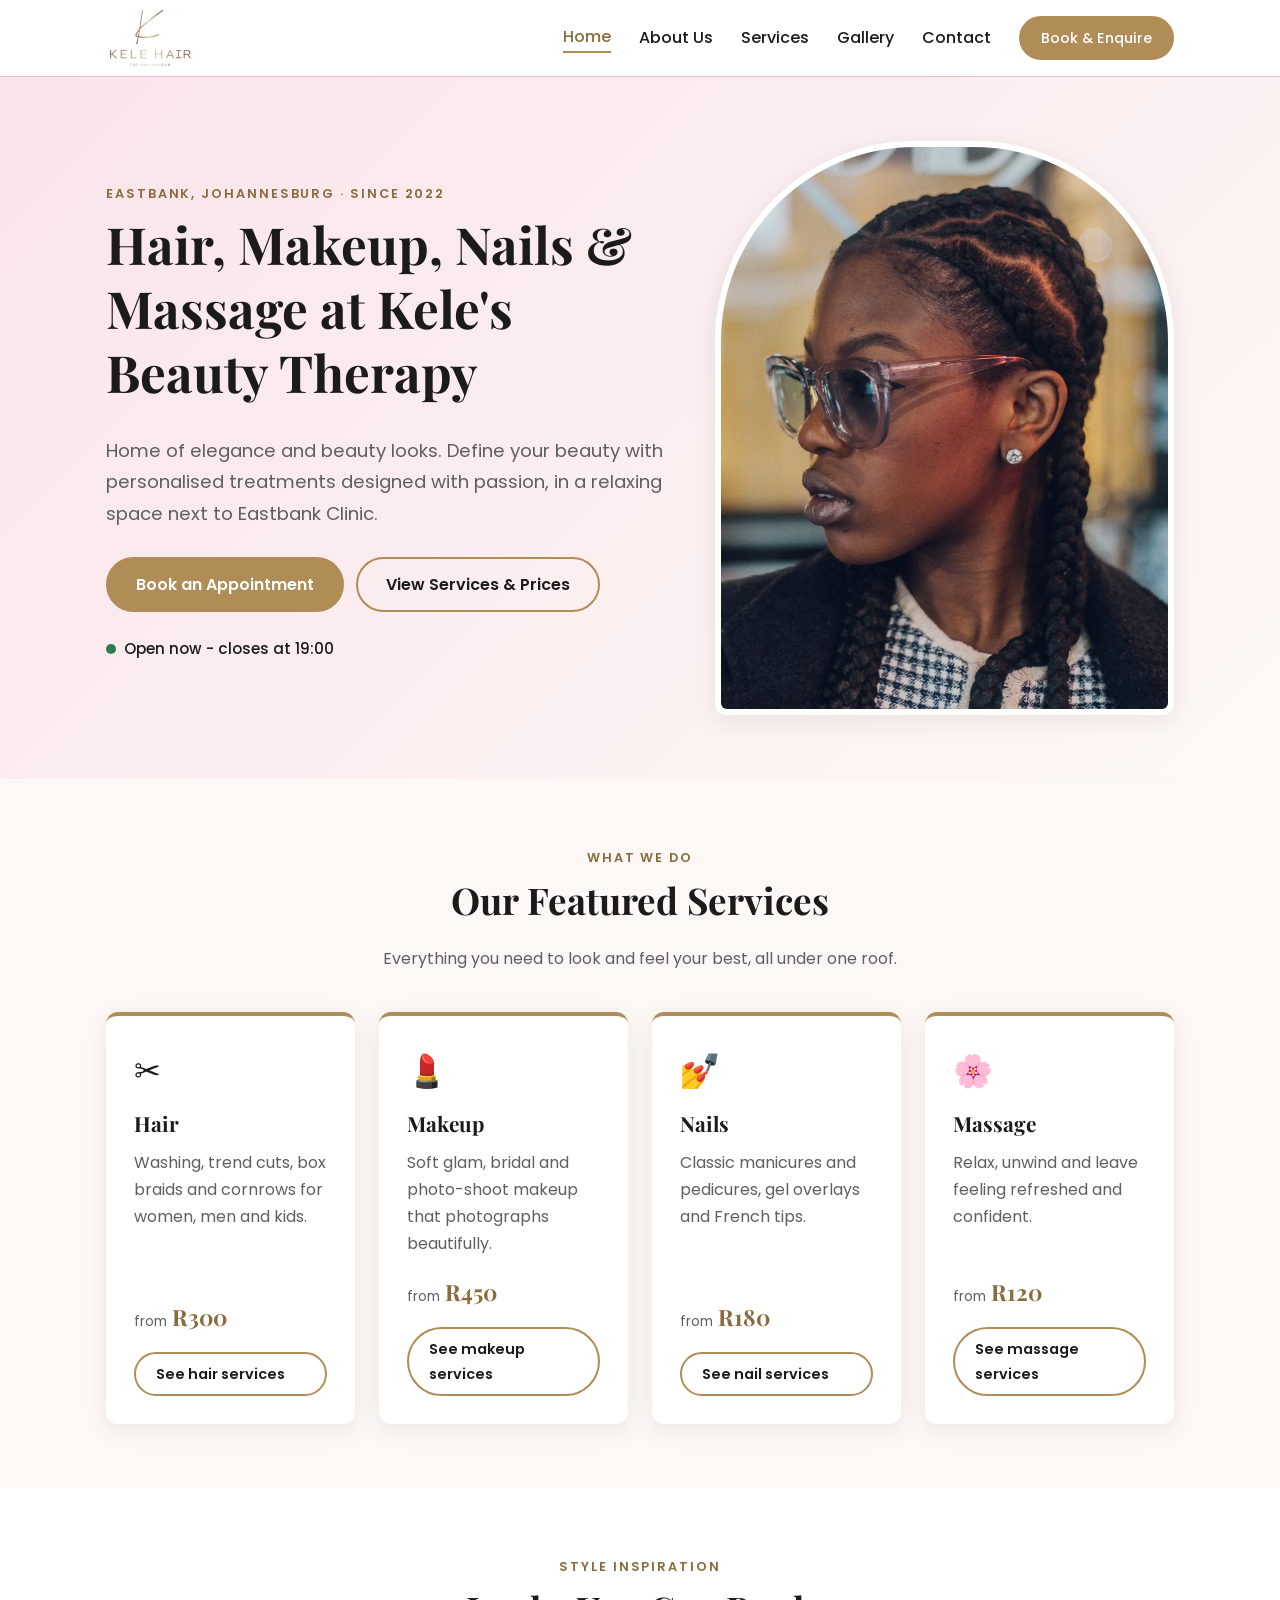
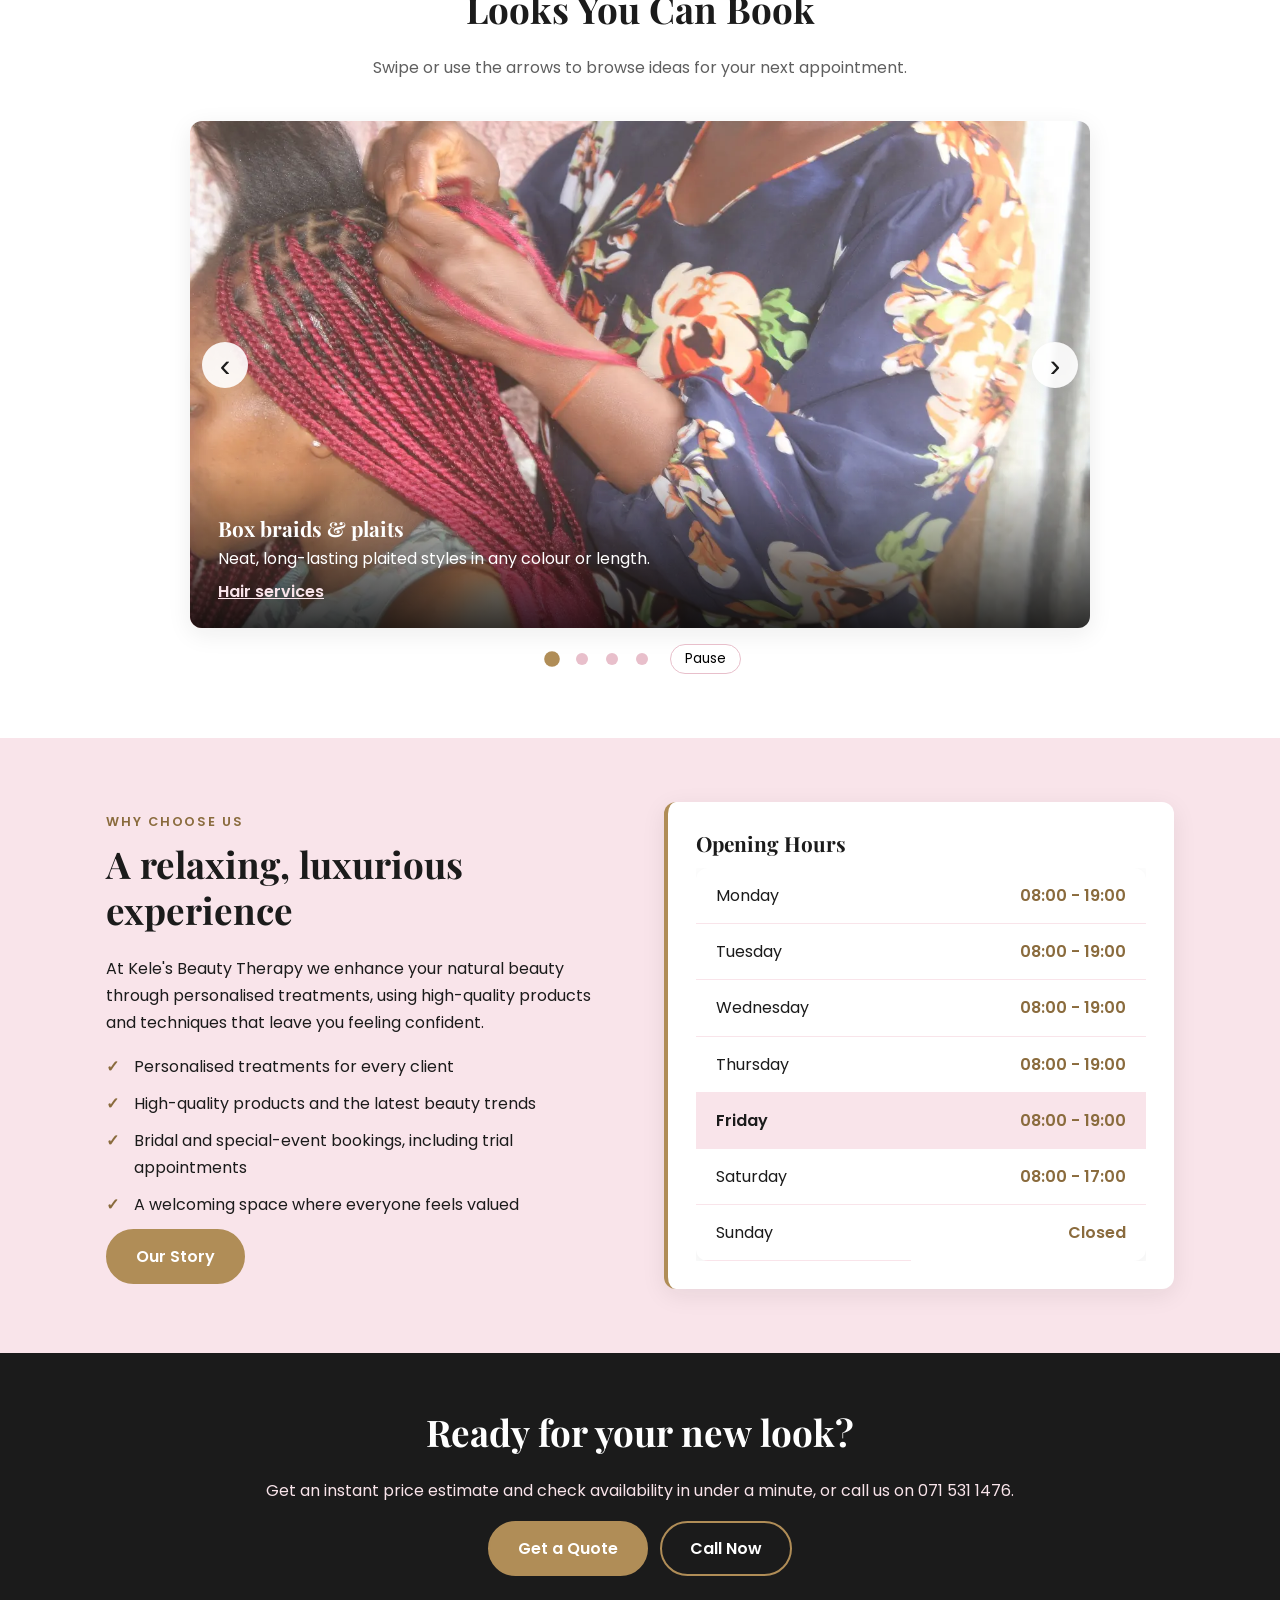
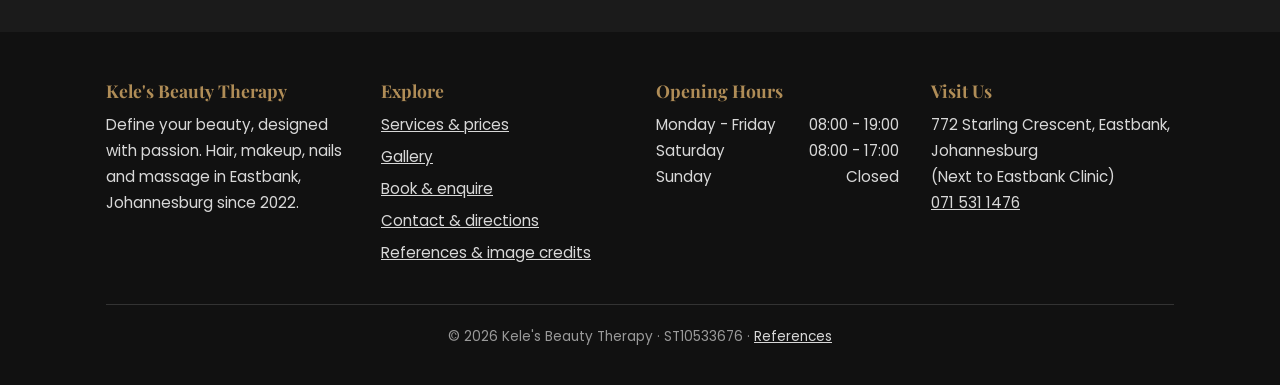
<file: index.html>
<!DOCTYPE html>
<html lang="en">
    <head>
        <meta charset="UTF-8">
        <meta name="viewport" content="width=device-width, initial-scale=1.0">
        <title>Kele's Beauty Therapy | Hair &amp; Beauty Salon in Johannesburg</title>
        <meta name="description" content="Kele's Beauty Therapy in Eastbank, Johannesburg offers box braids, cornrows, haircuts, makeup, manicures and massage. View prices and book online today.">
        <meta name="keywords" content="beauty salon Johannesburg, hair salon Eastbank, box braids Johannesburg, Alexandra beauty salon, makeup artist, manicure and pedicure">
        <meta name="author" content="Natasha Keletso Moremi">
        <meta name="robots" content="index, follow">
        <meta name="theme-color" content="#b08d57">
        <link rel="canonical" href="https://keletsoh0402-sketch.github.io/keles-beauty-therapy/">

        <!-- Open Graph / social sharing -->
        <meta property="og:type" content="website">
        <meta property="og:site_name" content="Kele's Beauty Therapy">
        <meta property="og:locale" content="en_ZA">
        <meta property="og:title" content="Kele's Beauty Therapy | Hair &amp; Beauty Salon in Johannesburg">
        <meta property="og:description" content="Kele's Beauty Therapy in Eastbank, Johannesburg offers box braids, cornrows, haircuts, makeup, manicures and massage. View prices and book online today.">
        <meta property="og:url" content="https://keletsoh0402-sketch.github.io/keles-beauty-therapy/">
        <meta property="og:image" content="https://keletsoh0402-sketch.github.io/keles-beauty-therapy/images/keles-beauty-therapy-og-image.jpg">
        <meta property="og:image:width" content="1200">
        <meta property="og:image:height" content="630">
        <meta property="og:image:alt" content="Stylist plaiting long red box braids">
        <meta name="twitter:card" content="summary_large_image">
        <meta name="twitter:title" content="Kele's Beauty Therapy | Hair &amp; Beauty Salon in Johannesburg">
        <meta name="twitter:description" content="Kele's Beauty Therapy in Eastbank, Johannesburg offers box braids, cornrows, haircuts, makeup, manicures and massage. View prices and book online today.">
        <meta name="twitter:image" content="https://keletsoh0402-sketch.github.io/keles-beauty-therapy/images/keles-beauty-therapy-og-image.jpg">

        <link rel="icon" href="images/keles-beauty-therapy-logo.jpg">
        <script type="application/ld+json">
        {
            "@context": "https://schema.org",
            "@type": "BeautySalon",
            "name": "Kele's Beauty Therapy",
            "image": "https://keletsoh0402-sketch.github.io/keles-beauty-therapy/images/keles-beauty-therapy-og-image.jpg",
            "logo": "https://keletsoh0402-sketch.github.io/keles-beauty-therapy/images/keles-beauty-therapy-logo.jpg",
            "url": "https://keletsoh0402-sketch.github.io/keles-beauty-therapy/",
            "telephone": "+27715311476",
            "foundingDate": "2022-03",
            "priceRange": "R120 - R1200",
            "address": {
                "@type": "PostalAddress",
                "streetAddress": "772 Starling Crescent",
                "addressLocality": "Eastbank, Johannesburg",
                "addressRegion": "Gauteng",
                "addressCountry": "ZA"
            },
            "geo": {
                "@type": "GeoCoordinates",
                "latitude": -26.10833,
                "longitude": 28.11306
            },
            "openingHoursSpecification": [
                {
                    "@type": "OpeningHoursSpecification",
                    "dayOfWeek": [
                        "Monday",
                        "Tuesday",
                        "Wednesday",
                        "Thursday",
                        "Friday"
                    ],
                    "opens": "08:00",
                    "closes": "19:00"
                },
                {
                    "@type": "OpeningHoursSpecification",
                    "dayOfWeek": "Saturday",
                    "opens": "08:00",
                    "closes": "17:00"
                }
            ]
        }
        </script>
        <link rel="preconnect" href="https://fonts.googleapis.com">
        <link rel="preconnect" href="https://fonts.gstatic.com" crossorigin>
        <link href="https://fonts.googleapis.com/css2?family=Playfair+Display:wght@600;700&amp;family=Poppins:wght@400;500;600&amp;display=swap" rel="stylesheet">
        <link rel="stylesheet" href="css/style.css">
        <script src="js/script.js" defer></script>
    </head>
    <body>
        <a class="skip-link" href="#main">Skip to main content</a>
        <header class="site-header">
            <div class="container nav-bar">
                <a href="index.html" class="brand">
                    <img src="images/keles-beauty-therapy-logo.jpg" alt="Kele's Beauty Therapy logo" width="325" height="233">
                </a>
                <button class="nav-toggle" type="button" aria-expanded="false" aria-controls="site-nav">
                    <span class="nav-toggle-bar" aria-hidden="true"></span>
                    <span class="visually-hidden">Menu</span>
                </button>
                <nav id="site-nav" class="site-nav" aria-label="Main navigation">
                    <a href="index.html" class="active" aria-current="page">Home</a>
                    <a href="about.html">About Us</a>
                    <a href="services.html">Services</a>
                    <a href="gallery.html">Gallery</a>
                    <a href="contact.html">Contact</a>
                    <a href="enquiry.html" class="btn btn-small">Book &amp; Enquire</a>
                </nav>
            </div>
        </header>

        <main id="main">
            <section class="hero">
                <div class="container hero-grid">
                    <div class="hero-text">
                        <span class="eyebrow">Eastbank, Johannesburg &middot; Since 2022</span>
                        <h1>Hair, Makeup, Nails &amp; Massage at Kele's Beauty Therapy</h1>
                        <p class="tagline">Home of elegance and beauty looks. Define your beauty with personalised treatments designed with passion, in a relaxing space next to Eastbank Clinic.</p>
                        <div class="btn-group">
                            <a href="enquiry.html" class="btn">Book an Appointment</a>
                            <a href="services.html" class="btn btn-outline">View Services &amp; Prices</a>
                        </div>
                        <p class="open-status" data-open-status>Opening hours: Mon - Fri 08:00 - 19:00, Sat 08:00 - 17:00</p>
                    </div>
                    <div class="hero-image">
                        <img src="images/gallery/womens-cornrow-braids-side-profile.webp" alt="Woman with neat cornrow braids and clear glasses, seen in side profile" width="1400" height="1750" fetchpriority="high">
                    </div>
                </div>
            </section>

            <section class="section" aria-labelledby="services-title">
                <div class="container">
                    <div class="section-title" data-reveal>
                        <span class="eyebrow">What we do</span>
                        <h2 id="services-title">Our Featured Services</h2>
                        <p>Everything you need to look and feel your best, all under one roof.</p>
                    </div>
                    <div class="card-grid">
                        <article class="card" data-reveal>
                            <div class="icon" aria-hidden="true">&#9986;</div>
                            <h3>Hair</h3>
                            <p>Washing, trend cuts, box braids and cornrows for women, men and kids.</p>
                            <div class="price"><small>from</small> R300</div>
                            <a href="services.html?category=hair" class="btn btn-outline btn-small">See hair services</a>
                        </article>
                        <article class="card" data-reveal>
                            <div class="icon" aria-hidden="true">&#128132;</div>
                            <h3>Makeup</h3>
                            <p>Soft glam, bridal and photo-shoot makeup that photographs beautifully.</p>
                            <div class="price"><small>from</small> R450</div>
                            <a href="services.html?category=makeup" class="btn btn-outline btn-small">See makeup services</a>
                        </article>
                        <article class="card" data-reveal>
                            <div class="icon" aria-hidden="true">&#128133;</div>
                            <h3>Nails</h3>
                            <p>Classic manicures and pedicures, gel overlays and French tips.</p>
                            <div class="price"><small>from</small> R180</div>
                            <a href="services.html?category=nails" class="btn btn-outline btn-small">See nail services</a>
                        </article>
                        <article class="card" data-reveal>
                            <div class="icon" aria-hidden="true">&#127800;</div>
                            <h3>Massage</h3>
                            <p>Relax, unwind and leave feeling refreshed and confident.</p>
                            <div class="price"><small>from</small> R120</div>
                            <a href="services.html?category=massage" class="btn btn-outline btn-small">See massage services</a>
                        </article>
                    </div>
                </div>
            </section>

            <section class="section section-white" aria-labelledby="slider-title">
                <div class="container">
                    <div class="section-title" data-reveal>
                        <span class="eyebrow">Style inspiration</span>
                        <h2 id="slider-title">Looks You Can Book</h2>
                        <p>Swipe or use the arrows to browse ideas for your next appointment.</p>
                    </div>
                    <section class="slider" data-slider aria-roledescription="carousel" aria-label="Style inspiration">
                        <div class="slider-viewport">
                            <ul class="slider-track">
                                <li class="slide" role="group" aria-roledescription="slide" aria-label="1 of 4">
                                    <img src="images/gallery/red-box-braids-being-plaited.webp" alt="Stylist plaiting long red box braids" width="1400" height="934" loading="lazy">
                                    <div class="slide-caption">
                                        <h3>Box braids &amp; plaits</h3>
                                        <p>Neat, long-lasting plaited styles in any colour or length.</p>
                                        <a href="services.html?category=hair">Hair services</a>
                                    </div>
                                </li>
                                <li class="slide" role="group" aria-roledescription="slide" aria-label="2 of 4">
                                    <img src="images/gallery/bridal-makeup-gold-eyeshadow.webp" alt="Makeup artist applying gold eyeshadow to a bride wearing a gold headpiece" width="1400" height="934" loading="lazy">
                                    <div class="slide-caption">
                                        <h3>Bridal makeup</h3>
                                        <p>Glowing bridal looks, with a trial appointment included.</p>
                                        <a href="services.html?category=makeup">Makeup services</a>
                                    </div>
                                </li>
                                <li class="slide" role="group" aria-roledescription="slide" aria-label="3 of 4">
                                    <img src="images/gallery/purple-glitter-nail-manicure.webp" alt="Manicured nails painted dark purple holding two bottles of glitter nail polish" width="1400" height="930" loading="lazy">
                                    <div class="slide-caption">
                                        <h3>Manicures &amp; nail art</h3>
                                        <p>From classic colour to French tips and glitter.</p>
                                        <a href="services.html?category=nails">Nail services</a>
                                    </div>
                                </li>
                                <li class="slide" role="group" aria-roledescription="slide" aria-label="4 of 4">
                                    <img src="images/gallery/facial-massage-treatment.webp" alt="Therapist giving a client a relaxing facial massage in a spa room" width="1400" height="936" loading="lazy">
                                    <div class="slide-caption">
                                        <h3>Massage &amp; relaxation</h3>
                                        <p>Release tension and leave feeling refreshed.</p>
                                        <a href="services.html?category=massage">Massage services</a>
                                    </div>
                                </li>
                            </ul>
                        </div>
                        <button class="slider-btn slider-prev" type="button" aria-label="Previous slide">&#8249;</button>
                        <button class="slider-btn slider-next" type="button" aria-label="Next slide">&#8250;</button>
                        <div class="slider-controls">
                            <div class="slider-dots" role="group" aria-label="Choose a slide"></div>
                            <button class="slider-pause" type="button" aria-pressed="false">Pause</button>
                        </div>
                    </section>
                </div>
            </section>

            <section class="section section-pink" aria-labelledby="why-title">
                <div class="container split">
                    <div data-reveal>
                        <span class="eyebrow">Why choose us</span>
                        <h2 id="why-title">A relaxing, luxurious experience</h2>
                        <p>At Kele's Beauty Therapy we enhance your natural beauty through personalised treatments, using high-quality products and techniques that leave you feeling confident.</p>
                        <ul class="check-list">
                            <li>Personalised treatments for every client</li>
                            <li>High-quality products and the latest beauty trends</li>
                            <li>Bridal and special-event bookings, including trial appointments</li>
                            <li>A welcoming space where everyone feels valued</li>
                        </ul>
                        <a href="about.html" class="btn">Our Story</a>
                    </div>
                    <div class="statement" data-reveal>
                        <h3>Opening Hours</h3>
                        <div class="table-wrap">
                            <table>
                                <caption class="visually-hidden">Opening hours by day</caption>
                                <tbody>
                                    <tr data-day="1"><th scope="row">Monday</th><td class="amount">08:00 - 19:00</td></tr>
                                    <tr data-day="2"><th scope="row">Tuesday</th><td class="amount">08:00 - 19:00</td></tr>
                                    <tr data-day="3"><th scope="row">Wednesday</th><td class="amount">08:00 - 19:00</td></tr>
                                    <tr data-day="4"><th scope="row">Thursday</th><td class="amount">08:00 - 19:00</td></tr>
                                    <tr data-day="5"><th scope="row">Friday</th><td class="amount">08:00 - 19:00</td></tr>
                                    <tr data-day="6"><th scope="row">Saturday</th><td class="amount">08:00 - 17:00</td></tr>
                                    <tr data-day="0"><th scope="row">Sunday</th><td class="amount">Closed</td></tr>
                                </tbody>
                            </table>
                        </div>
                    </div>
                </div>
            </section>

            <section class="cta">
                <div class="container" data-reveal>
                    <h2>Ready for your new look?</h2>
                    <p>Get an instant price estimate and check availability in under a minute, or call us on 071 531 1476.</p>
                    <div class="btn-group">
                        <a href="enquiry.html" class="btn">Get a Quote</a>
                        <a href="tel:+27715311476" class="btn btn-outline">Call&nbsp;Now</a>
                    </div>
                </div>
            </section>
        </main>

        <footer class="site-footer">
            <div class="container">
                <div class="footer-grid">
                    <div>
                        <h2 class="footer-heading">Kele's Beauty Therapy</h2>
                        <p>Define your beauty, designed with passion. Hair, makeup, nails and massage in Eastbank, Johannesburg since 2022.</p>
                    </div>
                    <nav aria-label="Footer navigation">
                        <h2 class="footer-heading">Explore</h2>
                        <ul class="footer-links">
                            <li><a href="services.html">Services &amp; prices</a></li>
                            <li><a href="gallery.html">Gallery</a></li>
                            <li><a href="enquiry.html">Book &amp; enquire</a></li>
                            <li><a href="contact.html">Contact &amp; directions</a></li>
                            <li><a href="references.html">References &amp; image credits</a></li>
                        </ul>
                    </nav>
                    <div>
                        <h2 class="footer-heading">Opening Hours</h2>
                        <ul class="footer-hours">
                            <li><span>Monday - Friday</span><span>08:00 - 19:00</span></li>
                            <li><span>Saturday</span><span>08:00 - 17:00</span></li>
                            <li><span>Sunday</span><span>Closed</span></li>
                        </ul>
                    </div>
                    <div>
                        <h2 class="footer-heading">Visit Us</h2>
                        <address>
                            772 Starling Crescent, Eastbank, Johannesburg<br>
                            (Next to Eastbank Clinic)<br>
                            <a href="tel:+27715311476">071&nbsp;531&nbsp;1476</a>
                        </address>
                    </div>
                </div>
                <p class="footer-bottom">&copy; <span data-year>2026</span> Kele's Beauty Therapy &middot; ST10533676 &middot; <a href="references.html">References</a></p>
            </div>
        </footer>

        <button class="back-to-top" type="button" aria-label="Back to top" hidden>&uarr;</button>
    </body>
</html>
</file>
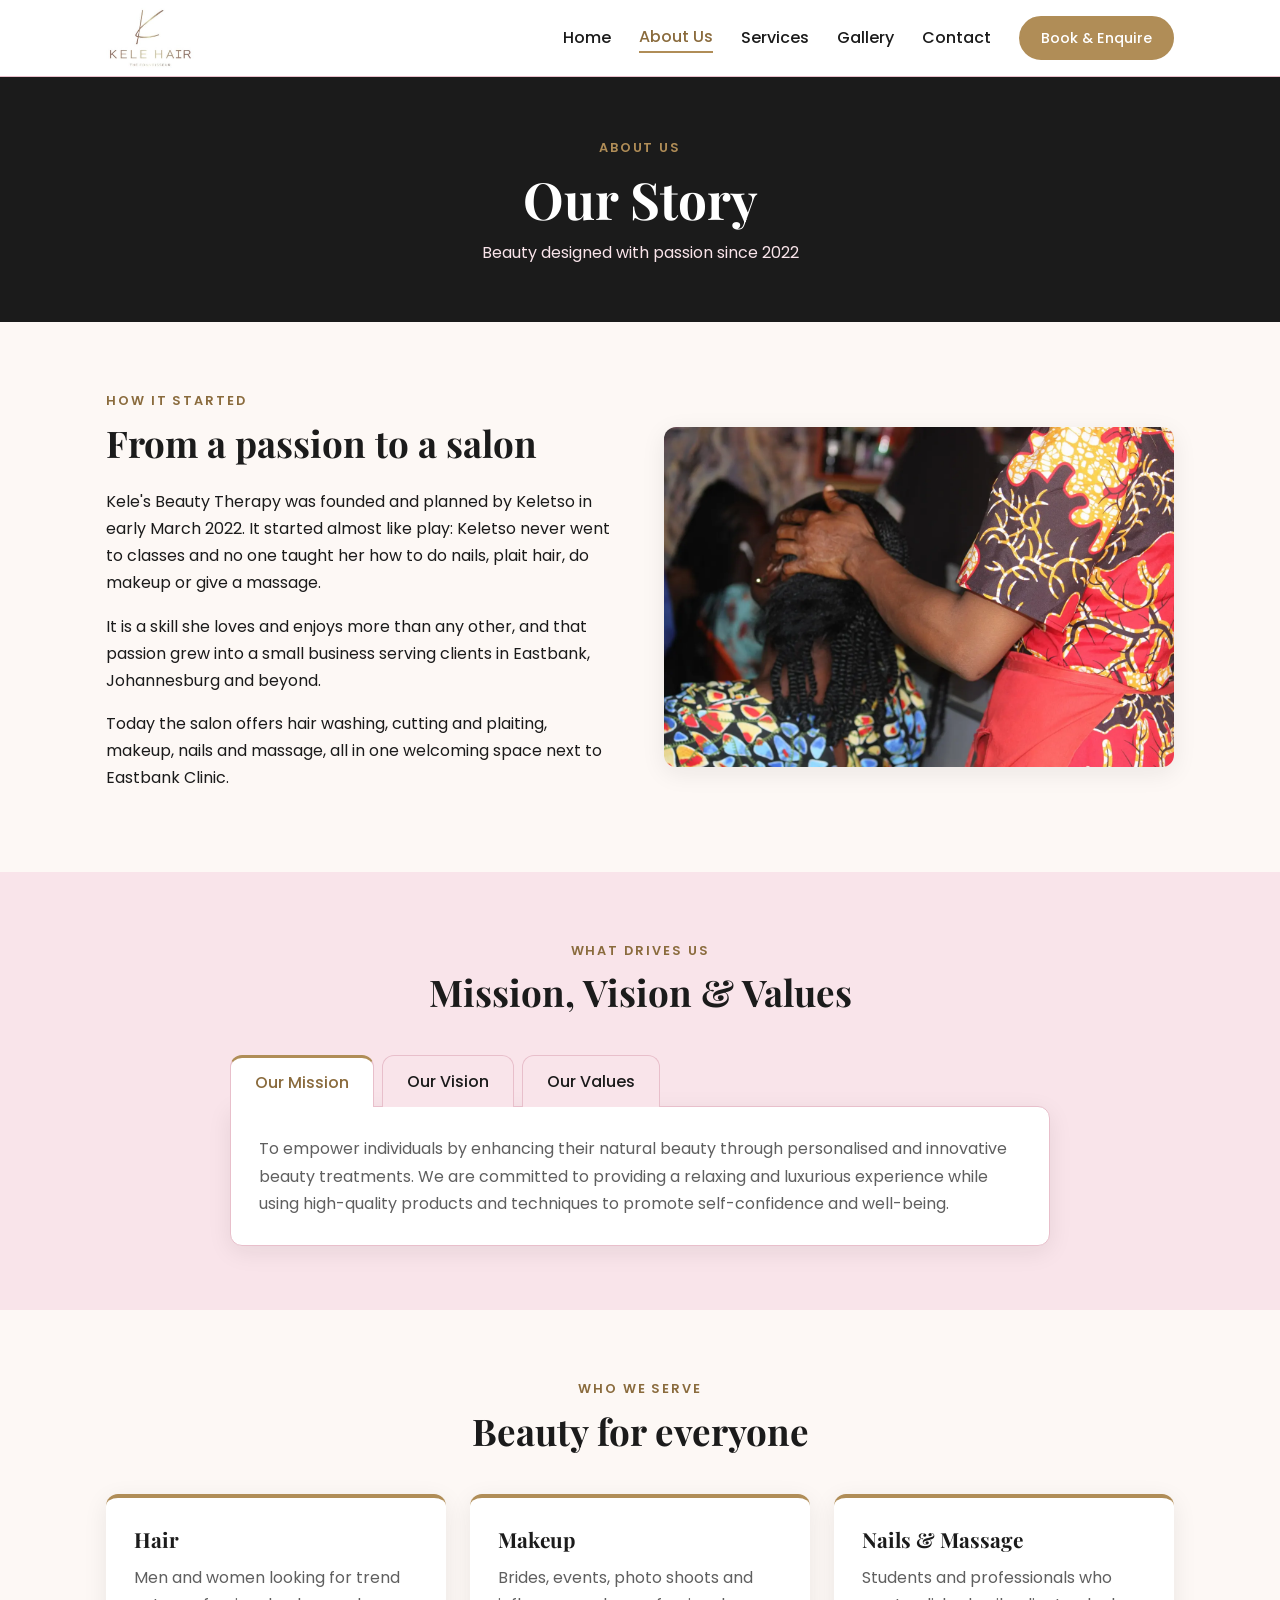
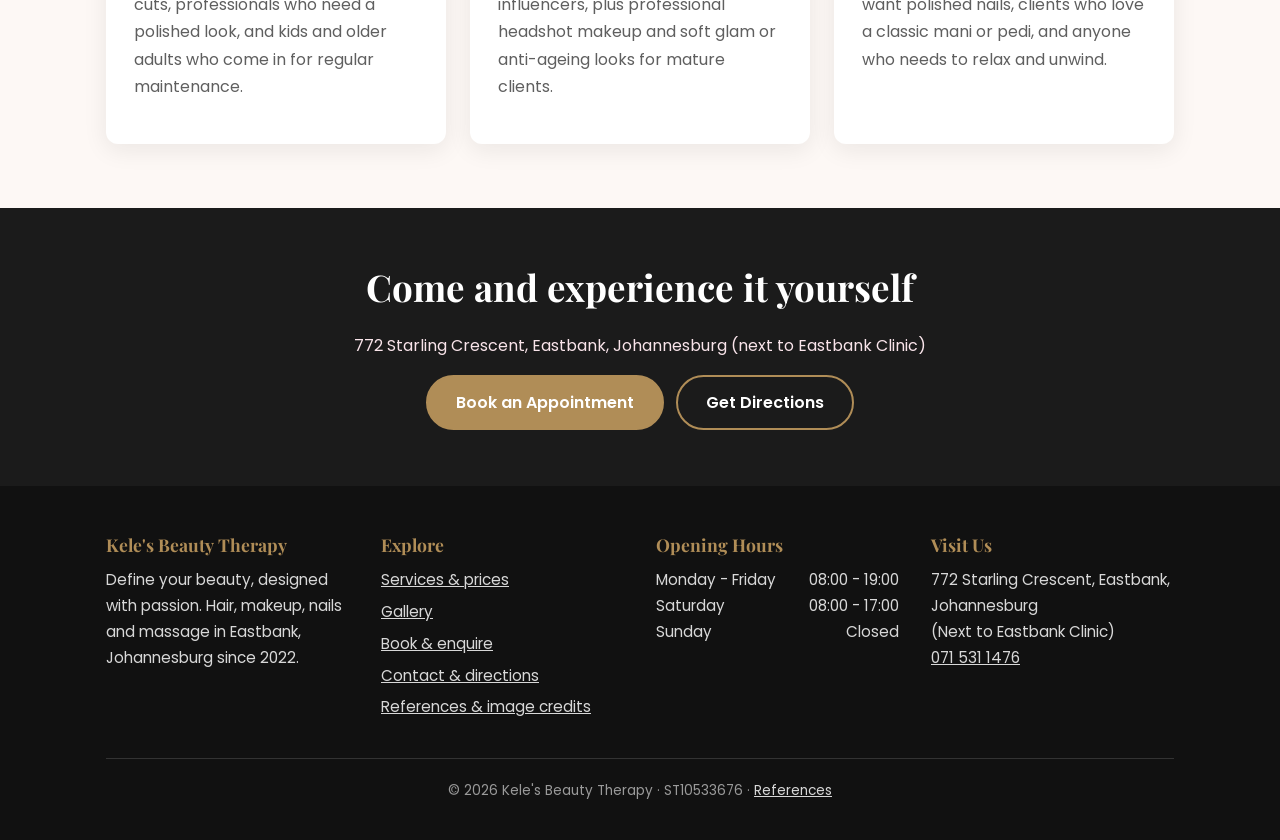
<file: about.html>
<!DOCTYPE html>
<html lang="en">
    <head>
        <meta charset="UTF-8">
        <meta name="viewport" content="width=device-width, initial-scale=1.0">
        <title>About Kele's Beauty Therapy | Eastbank Beauty Salon Story</title>
        <meta name="description" content="Meet Keletso, founder of Kele's Beauty Therapy in Eastbank, Johannesburg. Read our story since 2022, our mission, vision and values, and who we serve.">
        <meta name="keywords" content="about Kele's Beauty Therapy, Eastbank beauty salon, Keletso, salon mission and vision, black-owned beauty salon Johannesburg">
        <meta name="author" content="Natasha Keletso Moremi">
        <meta name="robots" content="index, follow">
        <meta name="theme-color" content="#b08d57">
        <link rel="canonical" href="https://keletsoh0402-sketch.github.io/keles-beauty-therapy/about.html">

        <!-- Open Graph / social sharing -->
        <meta property="og:type" content="website">
        <meta property="og:site_name" content="Kele's Beauty Therapy">
        <meta property="og:locale" content="en_ZA">
        <meta property="og:title" content="About Kele's Beauty Therapy | Eastbank Beauty Salon Story">
        <meta property="og:description" content="Meet Keletso, founder of Kele's Beauty Therapy in Eastbank, Johannesburg. Read our story since 2022, our mission, vision and values, and who we serve.">
        <meta property="og:url" content="https://keletsoh0402-sketch.github.io/keles-beauty-therapy/about.html">
        <meta property="og:image" content="https://keletsoh0402-sketch.github.io/keles-beauty-therapy/images/keles-beauty-therapy-og-image.jpg">
        <meta property="og:image:width" content="1200">
        <meta property="og:image:height" content="630">
        <meta property="og:image:alt" content="Stylist plaiting long red box braids">
        <meta name="twitter:card" content="summary_large_image">
        <meta name="twitter:title" content="About Kele's Beauty Therapy | Eastbank Beauty Salon Story">
        <meta name="twitter:description" content="Meet Keletso, founder of Kele's Beauty Therapy in Eastbank, Johannesburg. Read our story since 2022, our mission, vision and values, and who we serve.">
        <meta name="twitter:image" content="https://keletsoh0402-sketch.github.io/keles-beauty-therapy/images/keles-beauty-therapy-og-image.jpg">

        <link rel="icon" href="images/keles-beauty-therapy-logo.jpg">
        <link rel="preconnect" href="https://fonts.googleapis.com">
        <link rel="preconnect" href="https://fonts.gstatic.com" crossorigin>
        <link href="https://fonts.googleapis.com/css2?family=Playfair+Display:wght@600;700&amp;family=Poppins:wght@400;500;600&amp;display=swap" rel="stylesheet">
        <link rel="stylesheet" href="css/style.css">
        <script src="js/script.js" defer></script>
    </head>
    <body>
        <a class="skip-link" href="#main">Skip to main content</a>
        <header class="site-header">
            <div class="container nav-bar">
                <a href="index.html" class="brand">
                    <img src="images/keles-beauty-therapy-logo.jpg" alt="Kele's Beauty Therapy logo" width="325" height="233">
                </a>
                <button class="nav-toggle" type="button" aria-expanded="false" aria-controls="site-nav">
                    <span class="nav-toggle-bar" aria-hidden="true"></span>
                    <span class="visually-hidden">Menu</span>
                </button>
                <nav id="site-nav" class="site-nav" aria-label="Main navigation">
                    <a href="index.html">Home</a>
                    <a href="about.html" class="active" aria-current="page">About Us</a>
                    <a href="services.html">Services</a>
                    <a href="gallery.html">Gallery</a>
                    <a href="contact.html">Contact</a>
                    <a href="enquiry.html" class="btn btn-small">Book &amp; Enquire</a>
                </nav>
            </div>
        </header>

        <main id="main">
            <section class="page-banner">
                <div class="container">
                    <span class="eyebrow">About Us</span>
                    <h1>Our Story</h1>
                    <p>Beauty designed with passion since 2022</p>
                </div>
            </section>

            <section class="section" aria-labelledby="story-title">
                <div class="container split">
                    <div data-reveal>
                        <span class="eyebrow">How it started</span>
                        <h2 id="story-title">From a passion to a salon</h2>
                        <p>Kele's Beauty Therapy was founded and planned by Keletso in early March 2022. It started almost like play: Keletso never went to classes and no one taught her how to do nails, plait hair, do makeup or give a massage.</p>
                        <p>It is a skill she loves and enjoys more than any other, and that passion grew into a small business serving clients in Eastbank, Johannesburg and beyond.</p>
                        <p>Today the salon offers hair washing, cutting and plaiting, makeup, nails and massage, all in one welcoming space next to Eastbank Clinic.</p>
                    </div>
                    <img src="images/gallery/stylist-braiding-natural-hair.webp" alt="Hair stylist braiding a client's natural hair in a salon" width="1400" height="934" loading="lazy" data-reveal>
                </div>
            </section>

            <section class="section section-pink" aria-labelledby="values-title">
                <div class="container">
                    <div class="section-title" data-reveal>
                        <span class="eyebrow">What drives us</span>
                        <h2 id="values-title">Mission, Vision &amp; Values</h2>
                    </div>
                    <div class="tabs" data-tabs data-reveal>
                        <div class="tab-list" role="tablist" aria-label="Mission, vision and values">
                            <button class="tab" type="button" role="tab" id="tab-mission" aria-controls="panel-mission" aria-selected="true">Our Mission</button>
                            <button class="tab" type="button" role="tab" id="tab-vision" aria-controls="panel-vision" aria-selected="false" tabindex="-1">Our Vision</button>
                            <button class="tab" type="button" role="tab" id="tab-values" aria-controls="panel-values" aria-selected="false" tabindex="-1">Our Values</button>
                        </div>
                        <div class="tab-panel" role="tabpanel" id="panel-mission" aria-labelledby="tab-mission" tabindex="0">
                            <p>To empower individuals by enhancing their natural beauty through personalised and innovative beauty treatments. We are committed to providing a relaxing and luxurious experience while using high-quality products and techniques to promote self-confidence and well-being.</p>
                        </div>
                        <div class="tab-panel" role="tabpanel" id="panel-vision" aria-labelledby="tab-vision" tabindex="0" hidden>
                            <p>To be a leading beauty salon known for exceptional service and transformative beauty experiences. We aspire to create a community where everyone feels valued and beautiful, fostering a culture of inclusivity and self-love, and to inspire our clients to embrace their unique beauty through continuous education and the latest trends.</p>
                        </div>
                        <div class="tab-panel" role="tabpanel" id="panel-values" aria-labelledby="tab-values" tabindex="0" hidden>
                            <ul class="check-list">
                                <li><strong>Personal care:</strong> every treatment is tailored to the client in the chair.</li>
                                <li><strong>Quality:</strong> high-quality products and up-to-date techniques.</li>
                                <li><strong>Inclusivity:</strong> a welcoming space for men, women and kids of every age.</li>
                                <li><strong>Confidence:</strong> we want you to leave feeling as good as you look.</li>
                            </ul>
                        </div>
                    </div>
                </div>
            </section>

            <section class="section" aria-labelledby="serve-title">
                <div class="container">
                    <div class="section-title" data-reveal>
                        <span class="eyebrow">Who we serve</span>
                        <h2 id="serve-title">Beauty for everyone</h2>
                    </div>
                    <div class="card-grid">
                        <article class="card" data-reveal>
                            <h3>Hair</h3>
                            <p>Men and women looking for trend cuts, professionals who need a polished look, and kids and older adults who come in for regular maintenance.</p>
                        </article>
                        <article class="card" data-reveal>
                            <h3>Makeup</h3>
                            <p>Brides, events, photo shoots and influencers, plus professional headshot makeup and soft glam or anti-ageing looks for mature clients.</p>
                        </article>
                        <article class="card" data-reveal>
                            <h3>Nails &amp; Massage</h3>
                            <p>Students and professionals who want polished nails, clients who love a classic mani or pedi, and anyone who needs to relax and unwind.</p>
                        </article>
                    </div>
                </div>
            </section>

            <section class="cta">
                <div class="container" data-reveal>
                    <h2>Come and experience it yourself</h2>
                    <p>772 Starling Crescent, Eastbank, Johannesburg (next to Eastbank Clinic)</p>
                    <div class="btn-group">
                        <a href="enquiry.html" class="btn">Book an Appointment</a>
                        <a href="contact.html#map-title" class="btn btn-outline">Get Directions</a>
                    </div>
                </div>
            </section>
        </main>

        <footer class="site-footer">
            <div class="container">
                <div class="footer-grid">
                    <div>
                        <h2 class="footer-heading">Kele's Beauty Therapy</h2>
                        <p>Define your beauty, designed with passion. Hair, makeup, nails and massage in Eastbank, Johannesburg since 2022.</p>
                    </div>
                    <nav aria-label="Footer navigation">
                        <h2 class="footer-heading">Explore</h2>
                        <ul class="footer-links">
                            <li><a href="services.html">Services &amp; prices</a></li>
                            <li><a href="gallery.html">Gallery</a></li>
                            <li><a href="enquiry.html">Book &amp; enquire</a></li>
                            <li><a href="contact.html">Contact &amp; directions</a></li>
                            <li><a href="references.html">References &amp; image credits</a></li>
                        </ul>
                    </nav>
                    <div>
                        <h2 class="footer-heading">Opening Hours</h2>
                        <ul class="footer-hours">
                            <li><span>Monday - Friday</span><span>08:00 - 19:00</span></li>
                            <li><span>Saturday</span><span>08:00 - 17:00</span></li>
                            <li><span>Sunday</span><span>Closed</span></li>
                        </ul>
                    </div>
                    <div>
                        <h2 class="footer-heading">Visit Us</h2>
                        <address>
                            772 Starling Crescent, Eastbank, Johannesburg<br>
                            (Next to Eastbank Clinic)<br>
                            <a href="tel:+27715311476">071&nbsp;531&nbsp;1476</a>
                        </address>
                    </div>
                </div>
                <p class="footer-bottom">&copy; <span data-year>2026</span> Kele's Beauty Therapy &middot; ST10533676 &middot; <a href="references.html">References</a></p>
            </div>
        </footer>

        <button class="back-to-top" type="button" aria-label="Back to top" hidden>&uarr;</button>
    </body>
</html>
</file>
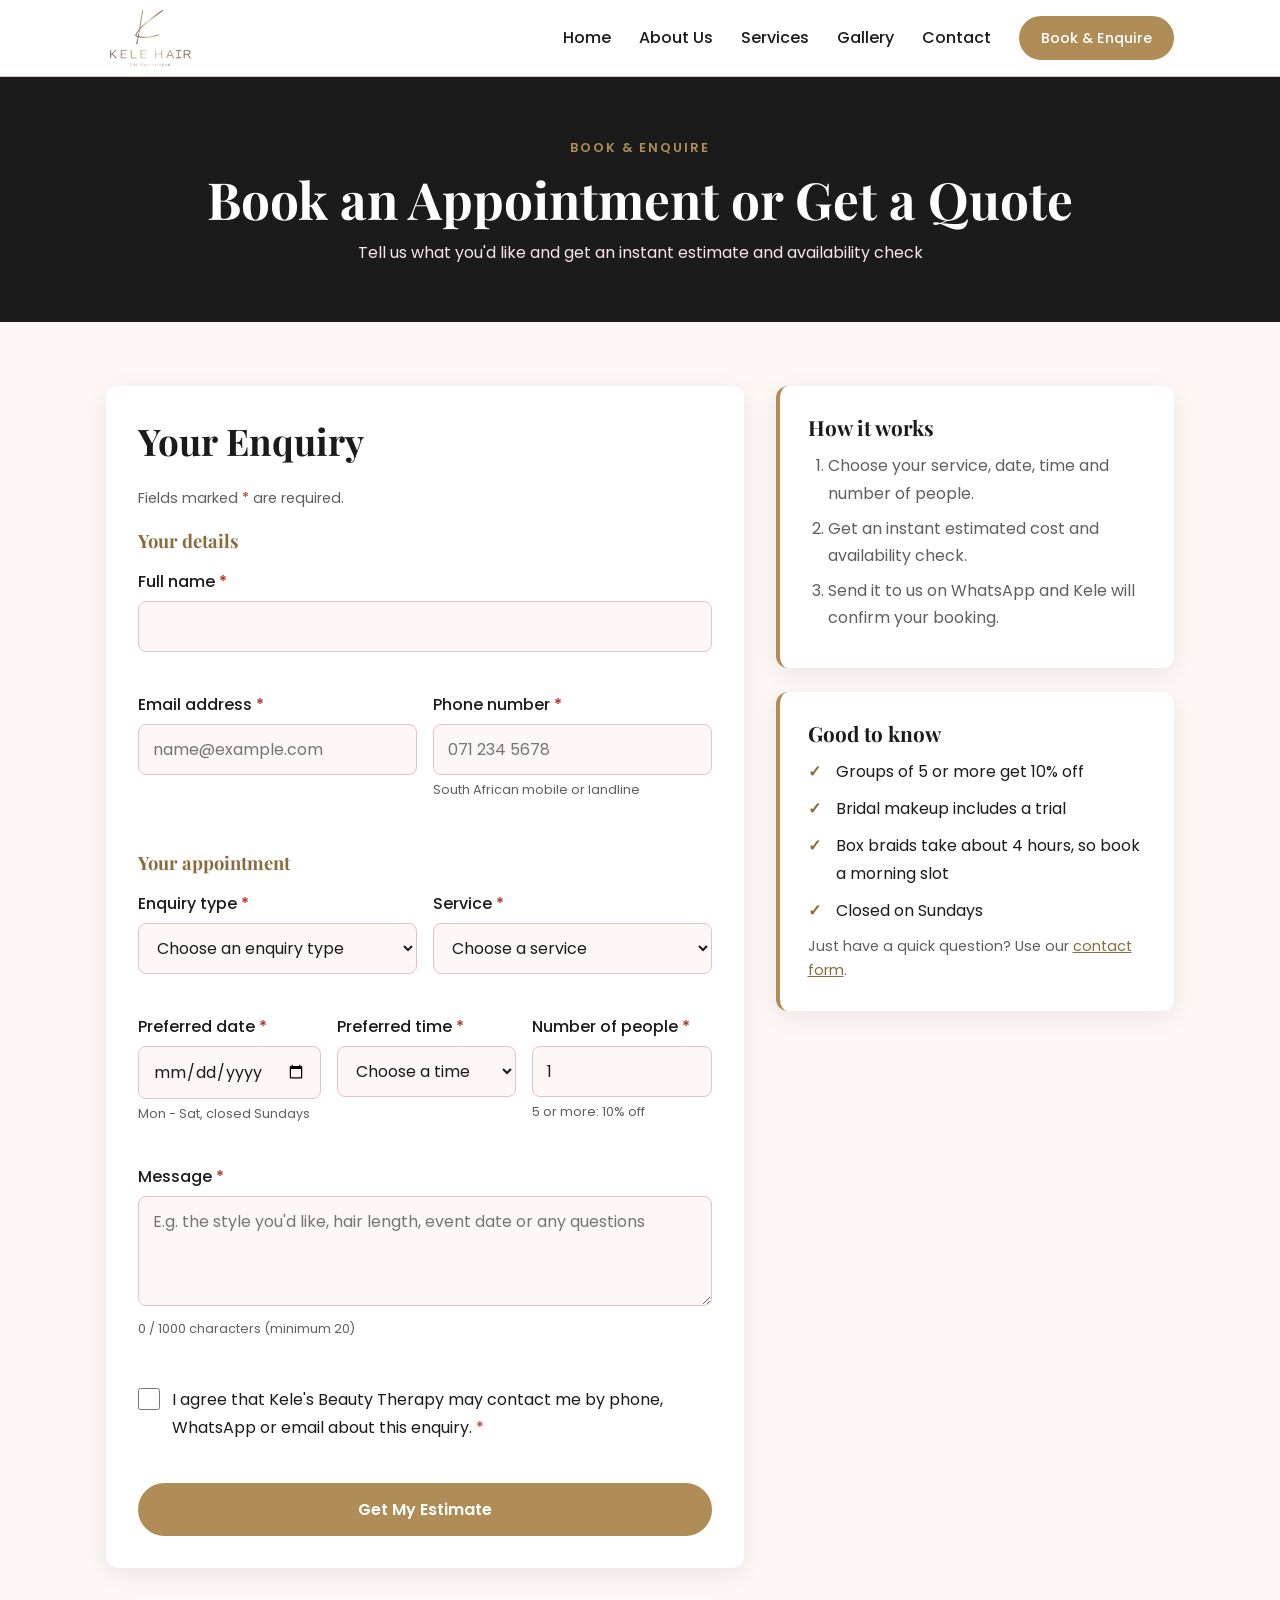
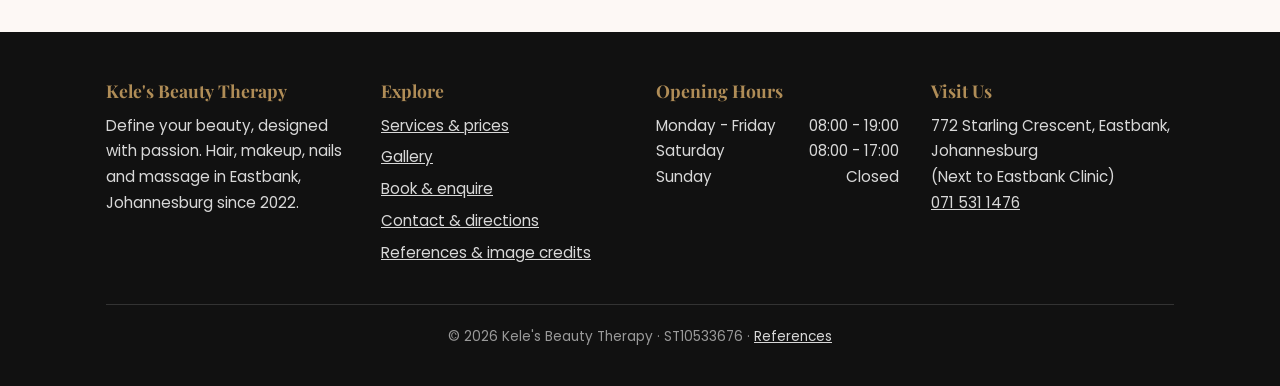
<file: enquiry.html>
<!DOCTYPE html>
<html lang="en">
    <head>
        <meta charset="UTF-8">
        <meta name="viewport" content="width=device-width, initial-scale=1.0">
        <title>Book a Beauty Appointment | Kele's Beauty Therapy Enquiry</title>
        <meta name="description" content="Book hair, makeup, nails or massage at Kele's Beauty Therapy. Choose a service, date and group size for an instant price estimate and availability check.">
        <meta name="keywords" content="book salon appointment Johannesburg, beauty salon booking, bridal party booking, group makeup booking, salon price estimate">
        <meta name="author" content="Natasha Keletso Moremi">
        <meta name="robots" content="index, follow">
        <meta name="theme-color" content="#b08d57">
        <link rel="canonical" href="https://keletsoh0402-sketch.github.io/keles-beauty-therapy/enquiry.html">

        <!-- Open Graph / social sharing -->
        <meta property="og:type" content="website">
        <meta property="og:site_name" content="Kele's Beauty Therapy">
        <meta property="og:locale" content="en_ZA">
        <meta property="og:title" content="Book a Beauty Appointment | Kele's Beauty Therapy Enquiry">
        <meta property="og:description" content="Book hair, makeup, nails or massage at Kele's Beauty Therapy. Choose a service, date and group size for an instant price estimate and availability check.">
        <meta property="og:url" content="https://keletsoh0402-sketch.github.io/keles-beauty-therapy/enquiry.html">
        <meta property="og:image" content="https://keletsoh0402-sketch.github.io/keles-beauty-therapy/images/keles-beauty-therapy-og-image.jpg">
        <meta property="og:image:width" content="1200">
        <meta property="og:image:height" content="630">
        <meta property="og:image:alt" content="Stylist plaiting long red box braids">
        <meta name="twitter:card" content="summary_large_image">
        <meta name="twitter:title" content="Book a Beauty Appointment | Kele's Beauty Therapy Enquiry">
        <meta name="twitter:description" content="Book hair, makeup, nails or massage at Kele's Beauty Therapy. Choose a service, date and group size for an instant price estimate and availability check.">
        <meta name="twitter:image" content="https://keletsoh0402-sketch.github.io/keles-beauty-therapy/images/keles-beauty-therapy-og-image.jpg">

        <link rel="icon" href="images/keles-beauty-therapy-logo.jpg">
        <link rel="preconnect" href="https://fonts.googleapis.com">
        <link rel="preconnect" href="https://fonts.gstatic.com" crossorigin>
        <link href="https://fonts.googleapis.com/css2?family=Playfair+Display:wght@600;700&amp;family=Poppins:wght@400;500;600&amp;display=swap" rel="stylesheet">
        <link rel="stylesheet" href="css/style.css">
        <script src="js/script.js" defer></script>
        <script src="js/services-data.js" defer></script>
        <script src="js/forms.js" defer></script>
    </head>
    <body>
        <a class="skip-link" href="#main">Skip to main content</a>
        <header class="site-header">
            <div class="container nav-bar">
                <a href="index.html" class="brand">
                    <img src="images/keles-beauty-therapy-logo.jpg" alt="Kele's Beauty Therapy logo" width="325" height="233">
                </a>
                <button class="nav-toggle" type="button" aria-expanded="false" aria-controls="site-nav">
                    <span class="nav-toggle-bar" aria-hidden="true"></span>
                    <span class="visually-hidden">Menu</span>
                </button>
                <nav id="site-nav" class="site-nav" aria-label="Main navigation">
                    <a href="index.html">Home</a>
                    <a href="about.html">About Us</a>
                    <a href="services.html">Services</a>
                    <a href="gallery.html">Gallery</a>
                    <a href="contact.html">Contact</a>
                    <a href="enquiry.html" class="btn btn-small" aria-current="page">Book &amp; Enquire</a>
                </nav>
            </div>
        </header>

        <main id="main">
            <section class="page-banner">
                <div class="container">
                    <span class="eyebrow">Book &amp; Enquire</span>
                    <h1>Book an Appointment or Get a Quote</h1>
                    <p>Tell us what you'd like and get an instant estimate and availability check</p>
                </div>
            </section>

            <section class="section" aria-label="Enquiry form">
                <div class="container enquiry-layout">
                    <div>
                        <section id="enquiry-result" class="result-card" hidden aria-live="polite" aria-labelledby="enquiry-result-title"></section>

                        <div class="form-card">
                            <h2>Your Enquiry</h2>
                            <p class="note">Fields marked <span class="required" aria-hidden="true">*</span><span class="visually-hidden">with an asterisk</span> are required.</p>

                            <form id="enquiry-form" novalidate>
                                <div class="form-errors" role="alert" tabindex="-1" hidden></div>

                                <fieldset>
                                    <legend>Your details</legend>
                                    <div class="form-group">
                                        <label for="enquiry-name">Full name <span class="required" aria-hidden="true">*</span></label>
                                        <input type="text" id="enquiry-name" name="name" autocomplete="name" maxlength="80" required aria-describedby="enquiry-name-error">
                                        <span class="error-message" id="enquiry-name-error"></span>
                                    </div>
                                    <div class="form-row">
                                        <div class="form-group">
                                            <label for="enquiry-email">Email address <span class="required" aria-hidden="true">*</span></label>
                                            <input type="email" id="enquiry-email" name="email" autocomplete="email" placeholder="name@example.com" required aria-describedby="enquiry-email-error">
                                            <span class="error-message" id="enquiry-email-error"></span>
                                        </div>
                                        <div class="form-group">
                                            <label for="enquiry-phone">Phone number <span class="required" aria-hidden="true">*</span></label>
                                            <input type="tel" id="enquiry-phone" name="phone" autocomplete="tel" placeholder="071 234 5678" required aria-describedby="enquiry-phone-hint enquiry-phone-error">
                                            <span class="field-hint" id="enquiry-phone-hint">South African mobile or landline</span>
                                            <span class="error-message" id="enquiry-phone-error"></span>
                                        </div>
                                    </div>
                                </fieldset>

                                <fieldset>
                                    <legend>Your appointment</legend>
                                    <div class="form-row">
                                        <div class="form-group">
                                            <label for="enquiry-type">Enquiry type <span class="required" aria-hidden="true">*</span></label>
                                            <select id="enquiry-type" name="type" required aria-describedby="enquiry-type-error">
                                                <option value="">Choose an enquiry type</option>
                                                <option value="booking">Book an appointment</option>
                                                <option value="bridal">Bridal or wedding party</option>
                                                <option value="group">Group or event booking</option>
                                                <option value="quote">Price quote</option>
                                                <option value="general">General question</option>
                                            </select>
                                            <span class="error-message" id="enquiry-type-error"></span>
                                        </div>
                                        <div class="form-group">
                                            <label for="enquiry-service">Service <span class="required" aria-hidden="true">*</span></label>
                                            <select id="enquiry-service" name="service" required aria-describedby="enquiry-service-error">
                                                <option value="">Choose a service</option>
                                            </select>
                                            <span class="error-message" id="enquiry-service-error"></span>
                                        </div>
                                    </div>
                                    <div class="form-row form-row-3">
                                        <div class="form-group">
                                            <label for="enquiry-date">Preferred date <span class="required" aria-hidden="true">*</span></label>
                                            <input type="date" id="enquiry-date" name="date" required aria-describedby="enquiry-date-hint enquiry-date-error">
                                            <span class="field-hint" id="enquiry-date-hint">Mon - Sat, closed Sundays</span>
                                            <span class="error-message" id="enquiry-date-error"></span>
                                        </div>
                                        <div class="form-group">
                                            <label for="enquiry-time">Preferred time <span class="required" aria-hidden="true">*</span></label>
                                            <select id="enquiry-time" name="timeSlot" required aria-describedby="enquiry-time-error">
                                                <option value="">Choose a time</option>
                                                <option value="morning">Morning (08:00 - 12:00)</option>
                                                <option value="afternoon">Afternoon (12:00 - 16:00)</option>
                                                <option value="late">Late afternoon (from 16:00)</option>
                                            </select>
                                            <span class="error-message" id="enquiry-time-error"></span>
                                        </div>
                                        <div class="form-group">
                                            <label for="enquiry-people">Number of people <span class="required" aria-hidden="true">*</span></label>
                                            <input type="number" id="enquiry-people" name="people" min="1" max="20" step="1" value="1" inputmode="numeric" required aria-describedby="enquiry-people-hint enquiry-people-error">
                                            <span class="field-hint" id="enquiry-people-hint">5 or more: 10% off</span>
                                            <span class="error-message" id="enquiry-people-error"></span>
                                        </div>
                                    </div>
                                    <div class="form-group">
                                        <label for="enquiry-message">Message <span class="required" aria-hidden="true">*</span></label>
                                        <textarea id="enquiry-message" name="message" minlength="20" maxlength="1000" required placeholder="E.g. the style you'd like, hair length, event date or any questions" aria-describedby="enquiry-message-count enquiry-message-error"></textarea>
                                        <span class="field-hint" id="enquiry-message-count" aria-live="polite"></span>
                                        <span class="error-message" id="enquiry-message-error"></span>
                                    </div>
                                </fieldset>

                                <div class="form-group checkbox-group">
                                    <input type="checkbox" id="enquiry-consent" name="consent" required aria-describedby="enquiry-consent-error">
                                    <label for="enquiry-consent">I agree that Kele's Beauty Therapy may contact me by phone, WhatsApp or email about this enquiry. <span class="required" aria-hidden="true">*</span></label>
                                    <span class="error-message" id="enquiry-consent-error"></span>
                                </div>

                                <button type="submit" class="btn btn-block">Get My Estimate</button>
                            </form>
                        </div>
                    </div>

                    <aside class="enquiry-aside" aria-labelledby="how-title">
                        <div class="statement">
                            <h2 id="how-title" class="h3">How it works</h2>
                            <ol class="steps">
                                <li>Choose your service, date, time and number of people.</li>
                                <li>Get an instant estimated cost and availability check.</li>
                                <li>Send it to us on WhatsApp and Kele will confirm your booking.</li>
                            </ol>
                        </div>
                        <div class="statement">
                            <h2 class="h3">Good to know</h2>
                            <ul class="check-list">
                                <li>Groups of 5 or more get 10% off</li>
                                <li>Bridal makeup includes a trial</li>
                                <li>Box braids take about 4 hours, so book a morning slot</li>
                                <li>Closed on Sundays</li>
                            </ul>
                            <p class="note">Just have a quick question? Use our <a href="contact.html">contact form</a>.</p>
                        </div>
                    </aside>
                </div>
            </section>
        </main>

        <footer class="site-footer">
            <div class="container">
                <div class="footer-grid">
                    <div>
                        <h2 class="footer-heading">Kele's Beauty Therapy</h2>
                        <p>Define your beauty, designed with passion. Hair, makeup, nails and massage in Eastbank, Johannesburg since 2022.</p>
                    </div>
                    <nav aria-label="Footer navigation">
                        <h2 class="footer-heading">Explore</h2>
                        <ul class="footer-links">
                            <li><a href="services.html">Services &amp; prices</a></li>
                            <li><a href="gallery.html">Gallery</a></li>
                            <li><a href="enquiry.html">Book &amp; enquire</a></li>
                            <li><a href="contact.html">Contact &amp; directions</a></li>
                            <li><a href="references.html">References &amp; image credits</a></li>
                        </ul>
                    </nav>
                    <div>
                        <h2 class="footer-heading">Opening Hours</h2>
                        <ul class="footer-hours">
                            <li><span>Monday - Friday</span><span>08:00 - 19:00</span></li>
                            <li><span>Saturday</span><span>08:00 - 17:00</span></li>
                            <li><span>Sunday</span><span>Closed</span></li>
                        </ul>
                    </div>
                    <div>
                        <h2 class="footer-heading">Visit Us</h2>
                        <address>
                            772 Starling Crescent, Eastbank, Johannesburg<br>
                            (Next to Eastbank Clinic)<br>
                            <a href="tel:+27715311476">071&nbsp;531&nbsp;1476</a>
                        </address>
                    </div>
                </div>
                <p class="footer-bottom">&copy; <span data-year>2026</span> Kele's Beauty Therapy &middot; ST10533676 &middot; <a href="references.html">References</a></p>
            </div>
        </footer>

        <button class="back-to-top" type="button" aria-label="Back to top" hidden>&uarr;</button>
    </body>
</html>
</file>
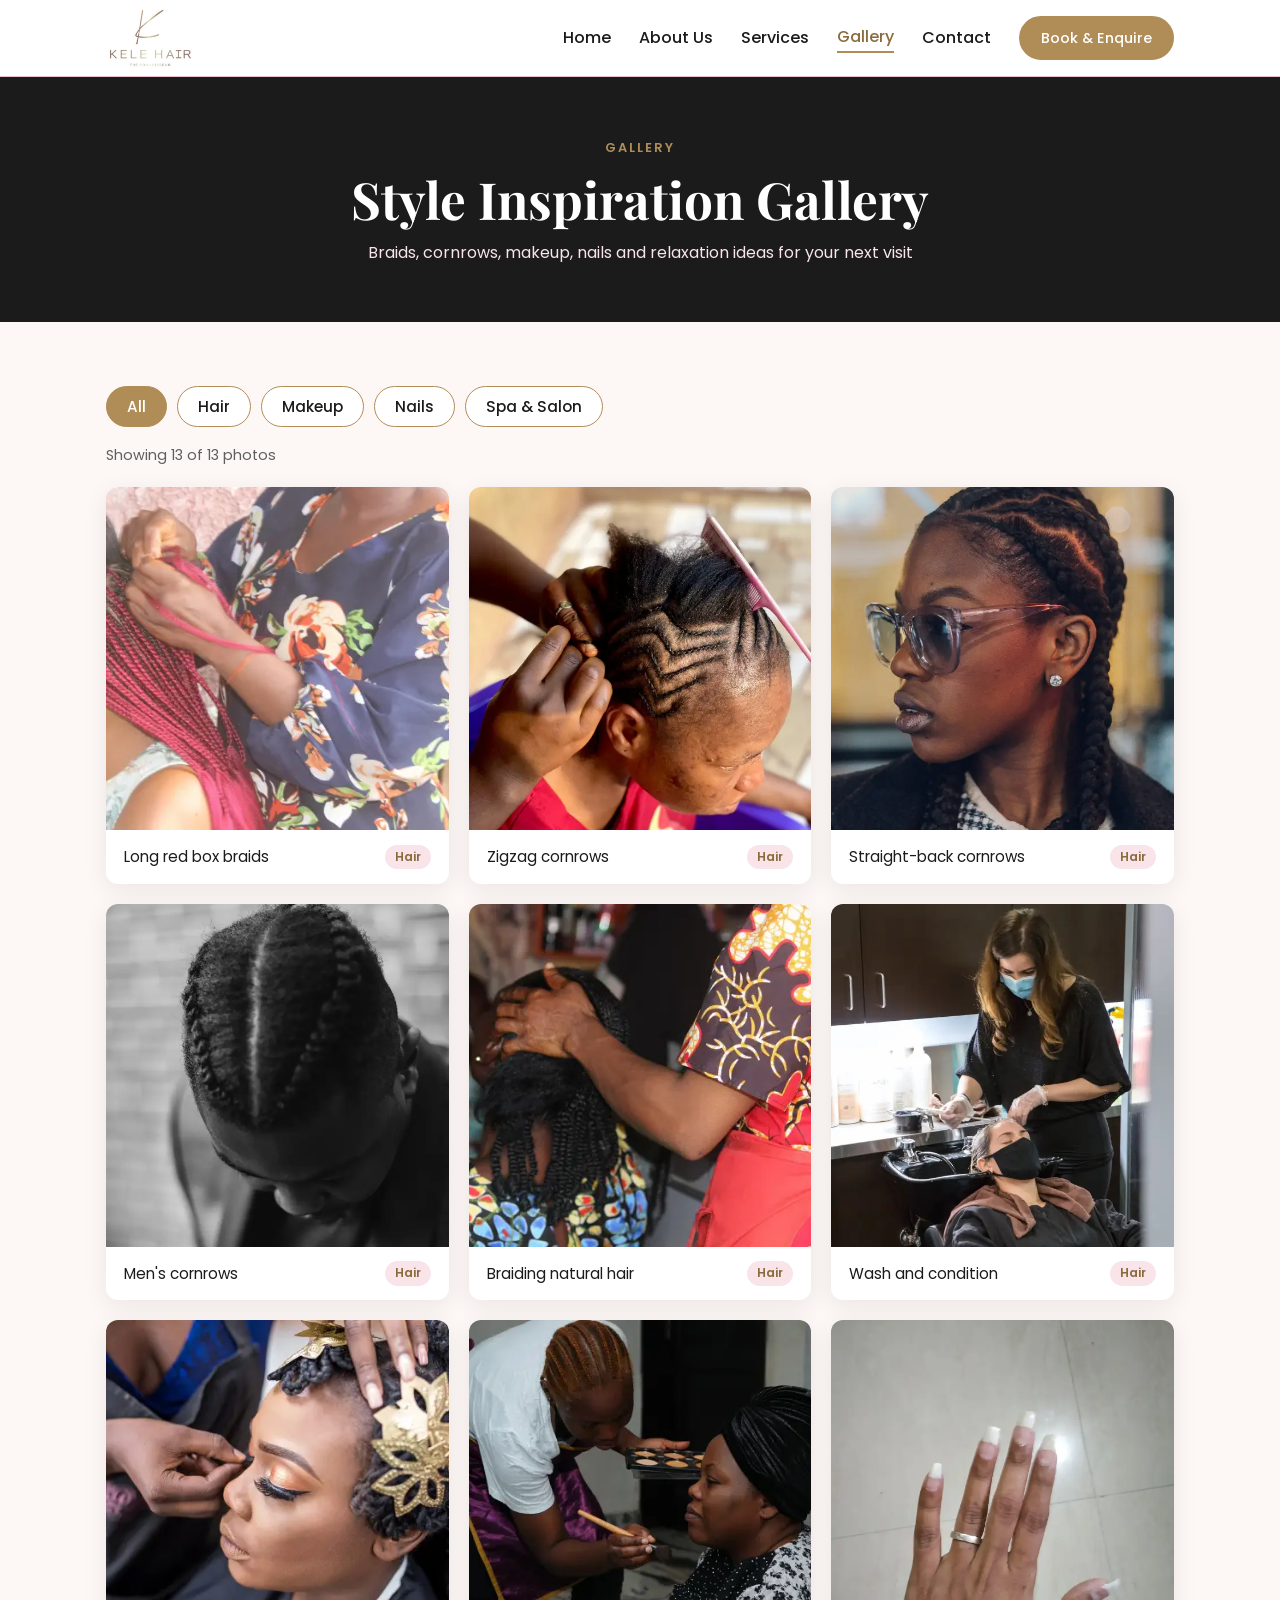
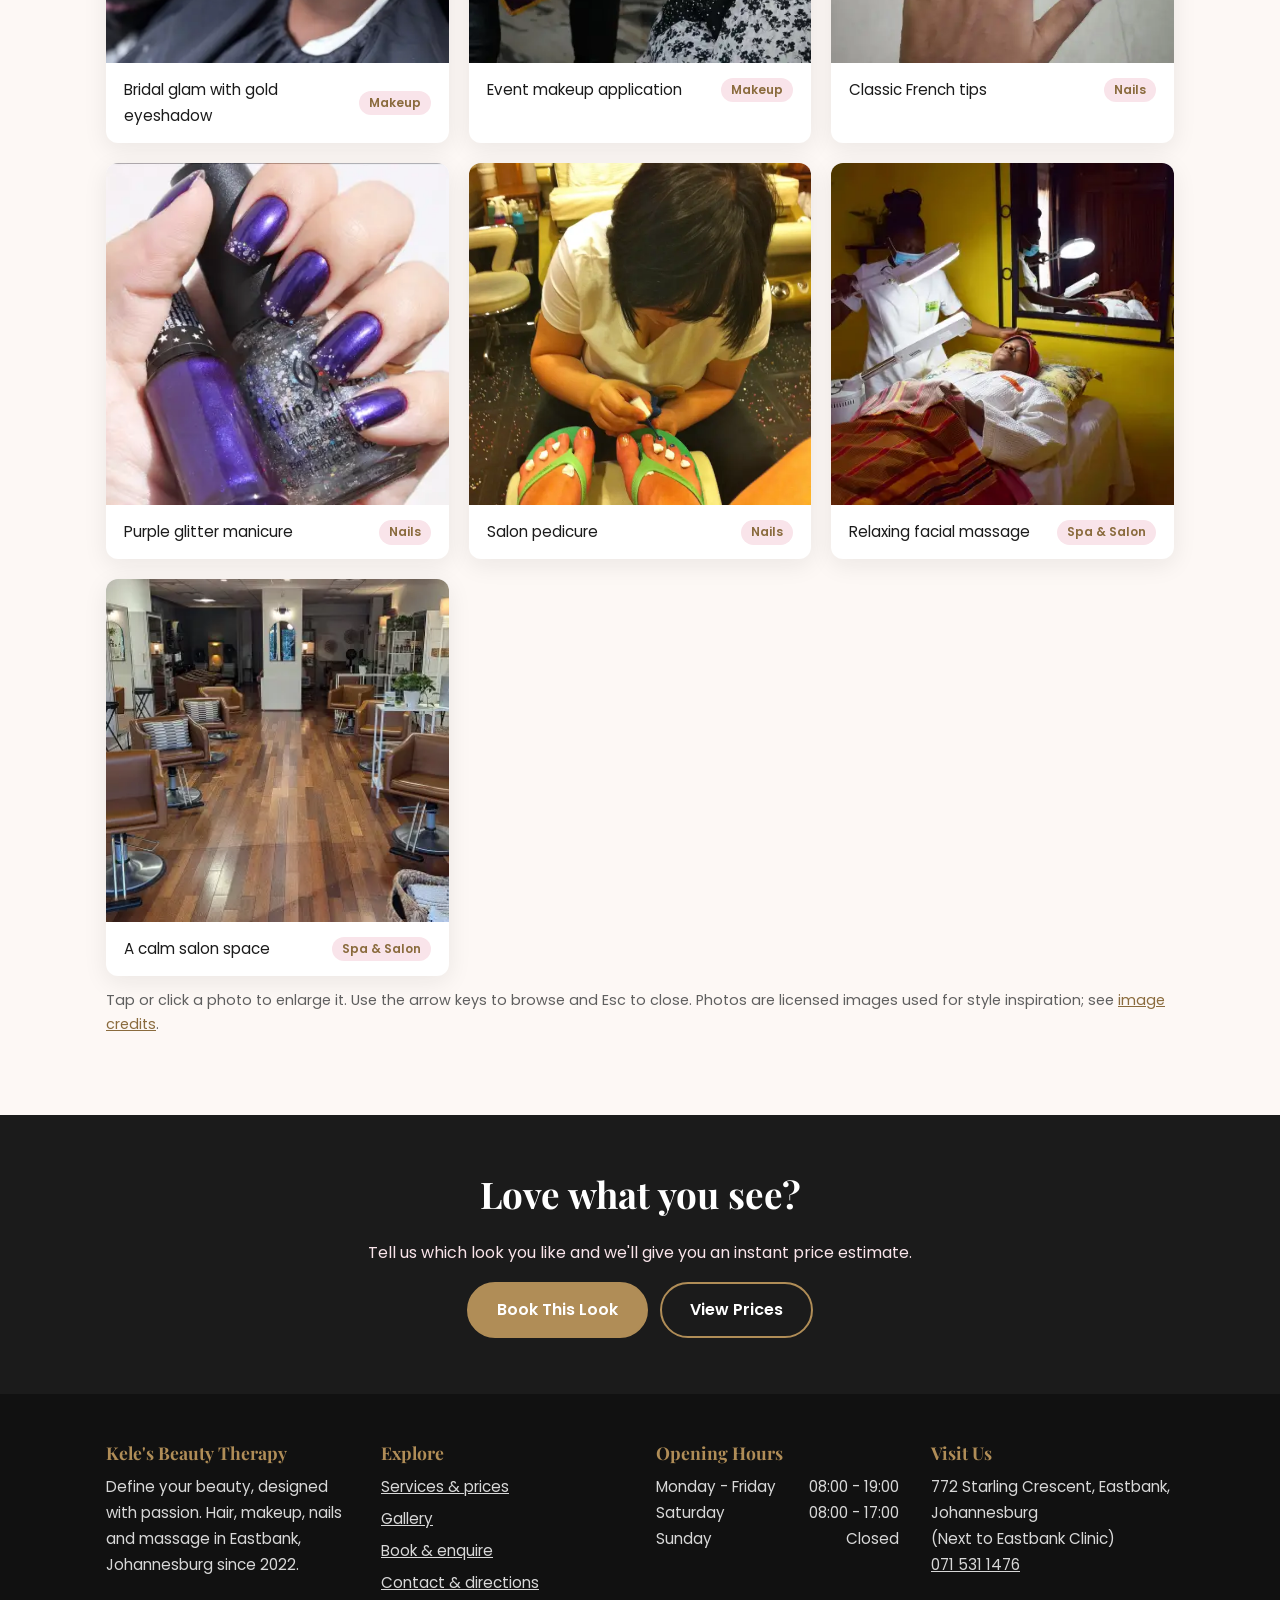
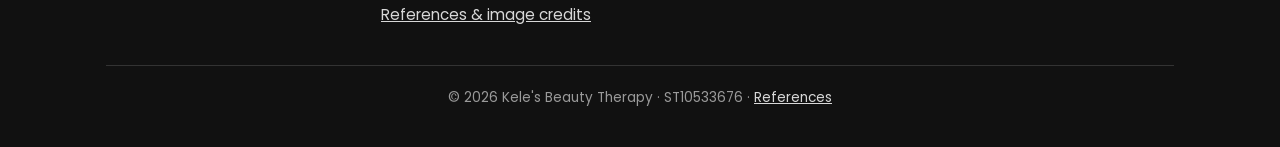
<file: gallery.html>
<!DOCTYPE html>
<html lang="en">
    <head>
        <meta charset="UTF-8">
        <meta name="viewport" content="width=device-width, initial-scale=1.0">
        <title>Braids, Makeup &amp; Nails Gallery | Kele's Beauty Therapy</title>
        <meta name="description" content="Browse our style inspiration gallery of box braids, cornrows, bridal makeup, French tips, pedicures and massage, then book your next look at Kele's Beauty.">
        <meta name="keywords" content="braids gallery, cornrow styles, bridal makeup looks, nail art ideas, French tip nails, hairstyle inspiration">
        <meta name="author" content="Natasha Keletso Moremi">
        <meta name="robots" content="index, follow">
        <meta name="theme-color" content="#b08d57">
        <link rel="canonical" href="https://keletsoh0402-sketch.github.io/keles-beauty-therapy/gallery.html">

        <!-- Open Graph / social sharing -->
        <meta property="og:type" content="website">
        <meta property="og:site_name" content="Kele's Beauty Therapy">
        <meta property="og:locale" content="en_ZA">
        <meta property="og:title" content="Braids, Makeup &amp; Nails Gallery | Kele's Beauty Therapy">
        <meta property="og:description" content="Browse our style inspiration gallery of box braids, cornrows, bridal makeup, French tips, pedicures and massage, then book your next look at Kele's Beauty.">
        <meta property="og:url" content="https://keletsoh0402-sketch.github.io/keles-beauty-therapy/gallery.html">
        <meta property="og:image" content="https://keletsoh0402-sketch.github.io/keles-beauty-therapy/images/keles-beauty-therapy-og-image.jpg">
        <meta property="og:image:width" content="1200">
        <meta property="og:image:height" content="630">
        <meta property="og:image:alt" content="Stylist plaiting long red box braids">
        <meta name="twitter:card" content="summary_large_image">
        <meta name="twitter:title" content="Braids, Makeup &amp; Nails Gallery | Kele's Beauty Therapy">
        <meta name="twitter:description" content="Browse our style inspiration gallery of box braids, cornrows, bridal makeup, French tips, pedicures and massage, then book your next look at Kele's Beauty.">
        <meta name="twitter:image" content="https://keletsoh0402-sketch.github.io/keles-beauty-therapy/images/keles-beauty-therapy-og-image.jpg">

        <link rel="icon" href="images/keles-beauty-therapy-logo.jpg">
        <link rel="preconnect" href="https://fonts.googleapis.com">
        <link rel="preconnect" href="https://fonts.gstatic.com" crossorigin>
        <link href="https://fonts.googleapis.com/css2?family=Playfair+Display:wght@600;700&amp;family=Poppins:wght@400;500;600&amp;display=swap" rel="stylesheet">
        <link rel="stylesheet" href="css/style.css">
        <script src="js/script.js" defer></script>
        <script src="js/gallery.js" defer></script>
    </head>
    <body>
        <a class="skip-link" href="#main">Skip to main content</a>
        <header class="site-header">
            <div class="container nav-bar">
                <a href="index.html" class="brand">
                    <img src="images/keles-beauty-therapy-logo.jpg" alt="Kele's Beauty Therapy logo" width="325" height="233">
                </a>
                <button class="nav-toggle" type="button" aria-expanded="false" aria-controls="site-nav">
                    <span class="nav-toggle-bar" aria-hidden="true"></span>
                    <span class="visually-hidden">Menu</span>
                </button>
                <nav id="site-nav" class="site-nav" aria-label="Main navigation">
                    <a href="index.html">Home</a>
                    <a href="about.html">About Us</a>
                    <a href="services.html">Services</a>
                    <a href="gallery.html" class="active" aria-current="page">Gallery</a>
                    <a href="contact.html">Contact</a>
                    <a href="enquiry.html" class="btn btn-small">Book &amp; Enquire</a>
                </nav>
            </div>
        </header>

        <main id="main">
            <section class="page-banner">
                <div class="container">
                    <span class="eyebrow">Gallery</span>
                    <h1>Style Inspiration Gallery</h1>
                    <p>Braids, cornrows, makeup, nails and relaxation ideas for your next visit</p>
                </div>
            </section>

            <section class="section" aria-labelledby="gallery-title">
                <div class="container">
                    <h2 id="gallery-title" class="visually-hidden">Photos</h2>
                    <div class="filter-buttons" role="group" aria-label="Filter photos by category">
                        <button type="button" class="filter-btn" data-gallery-filter="all" aria-pressed="true">All</button>
                        <button type="button" class="filter-btn" data-gallery-filter="hair" aria-pressed="false">Hair</button>
                        <button type="button" class="filter-btn" data-gallery-filter="makeup" aria-pressed="false">Makeup</button>
                        <button type="button" class="filter-btn" data-gallery-filter="nails" aria-pressed="false">Nails</button>
                        <button type="button" class="filter-btn" data-gallery-filter="massage" aria-pressed="false">Spa &amp; Salon</button>
                    </div>
                    <p class="result-count" id="gallery-count" role="status" aria-live="polite"></p>

                    <div class="gallery-grid">
                        <figure class="gallery-item" data-category="hair">
                            <button type="button" data-full="images/gallery/red-box-braids-being-plaited.webp" data-credit="Photo: Umshushima, CC BY-SA 4.0">
                                <img src="images/gallery/thumbs/red-box-braids-being-plaited-thumb.webp" alt="Stylist plaiting long red box braids for a client" width="600" height="400" loading="lazy">
                            </button>
                            <figcaption>Long red box braids <span class="gallery-tag">Hair</span></figcaption>
                        </figure>
                        <figure class="gallery-item" data-category="hair">
                            <button type="button" data-full="images/gallery/zigzag-cornrow-hairstyle-plaiting.webp" data-credit="Photo: Nwonwu Uchechukwu P, CC BY-SA 4.0">
                                <img src="images/gallery/thumbs/zigzag-cornrow-hairstyle-plaiting-thumb.webp" alt="Stylist plaiting a zigzag cornrow pattern on a client's hair" width="600" height="779" loading="lazy">
                            </button>
                            <figcaption>Zigzag cornrows <span class="gallery-tag">Hair</span></figcaption>
                        </figure>
                        <figure class="gallery-item" data-category="hair">
                            <button type="button" data-full="images/gallery/womens-cornrow-braids-side-profile.webp" data-credit="Photo: @photosbyphab, CC0">
                                <img src="images/gallery/thumbs/womens-cornrow-braids-side-profile-thumb.webp" alt="Woman with neat straight-back cornrow braids and clear glasses, side profile" width="600" height="750" loading="lazy">
                            </button>
                            <figcaption>Straight-back cornrows <span class="gallery-tag">Hair</span></figcaption>
                        </figure>
                        <figure class="gallery-item" data-category="hair">
                            <button type="button" data-full="images/gallery/mens-cornrow-braids.webp" data-credit="Photo: Clem Onojeghuo, CC0">
                                <img src="images/gallery/thumbs/mens-cornrow-braids-thumb.webp" alt="Man with neat cornrow braids, photographed from above in black and white" width="600" height="908" loading="lazy">
                            </button>
                            <figcaption>Men's cornrows <span class="gallery-tag">Hair</span></figcaption>
                        </figure>
                        <figure class="gallery-item" data-category="hair">
                            <button type="button" data-full="images/gallery/stylist-braiding-natural-hair.webp" data-credit="Photo: Umshushima, CC BY-SA 4.0">
                                <img src="images/gallery/thumbs/stylist-braiding-natural-hair-thumb.webp" alt="Hair stylist in a patterned dress braiding a client's natural hair" width="600" height="400" loading="lazy">
                            </button>
                            <figcaption>Braiding natural hair <span class="gallery-tag">Hair</span></figcaption>
                        </figure>
                        <figure class="gallery-item" data-category="hair">
                            <button type="button" data-full="images/gallery/hair-washing-at-salon-basin.webp" data-credit="Photo: Hair Spies, CC BY 2.0">
                                <img src="images/gallery/thumbs/hair-washing-at-salon-basin-thumb.webp" alt="Stylist washing a client's hair at a salon basin" width="600" height="704" loading="lazy">
                            </button>
                            <figcaption>Wash and condition <span class="gallery-tag">Hair</span></figcaption>
                        </figure>
                        <figure class="gallery-item" data-category="makeup">
                            <button type="button" data-full="images/gallery/bridal-makeup-gold-eyeshadow.webp" data-credit="Photo: Otomeonoge, CC BY-SA 4.0">
                                <img src="images/gallery/thumbs/bridal-makeup-gold-eyeshadow-thumb.webp" alt="Makeup artist applying gold eyeshadow to a bride wearing a gold floral headpiece" width="600" height="400" loading="lazy">
                            </button>
                            <figcaption>Bridal glam with gold eyeshadow <span class="gallery-tag">Makeup</span></figcaption>
                        </figure>
                        <figure class="gallery-item" data-category="makeup">
                            <button type="button" data-full="images/gallery/makeup-artist-applying-makeup.webp" data-credit="Photo: Yemi festus, CC BY-SA 4.0">
                                <img src="images/gallery/thumbs/makeup-artist-applying-makeup-thumb.webp" alt="Makeup artist applying foundation to a client wearing a head wrap" width="600" height="400" loading="lazy">
                            </button>
                            <figcaption>Event makeup application <span class="gallery-tag">Makeup</span></figcaption>
                        </figure>
                        <figure class="gallery-item" data-category="nails">
                            <button type="button" data-full="images/gallery/french-tip-nail-manicure.webp" data-credit="Photo: Kamali mohan kumar, CC BY-SA 4.0">
                                <img src="images/gallery/thumbs/french-tip-nail-manicure-thumb.webp" alt="Hand with a classic white French tip manicure and a silver ring" width="600" height="741" loading="lazy">
                            </button>
                            <figcaption>Classic French tips <span class="gallery-tag">Nails</span></figcaption>
                        </figure>
                        <figure class="gallery-item" data-category="nails">
                            <button type="button" data-full="images/gallery/purple-glitter-nail-manicure.webp" data-credit="Photo: Lelê Breveglieri, CC BY 2.0">
                                <img src="images/gallery/thumbs/purple-glitter-nail-manicure-thumb.webp" alt="Nails painted dark purple holding two bottles of glitter nail polish" width="600" height="399" loading="lazy">
                            </button>
                            <figcaption>Purple glitter manicure <span class="gallery-tag">Nails</span></figcaption>
                        </figure>
                        <figure class="gallery-item" data-category="nails">
                            <button type="button" data-full="images/gallery/pedicure-treatment-in-salon.webp" data-credit="Photo: Sarah Ackerman, CC BY 2.0">
                                <img src="images/gallery/thumbs/pedicure-treatment-in-salon-thumb.webp" alt="Nail technician painting a client's toenails during a pedicure" width="600" height="804" loading="lazy">
                            </button>
                            <figcaption>Salon pedicure <span class="gallery-tag">Nails</span></figcaption>
                        </figure>
                        <figure class="gallery-item" data-category="massage">
                            <button type="button" data-full="images/gallery/facial-massage-treatment.webp" data-credit="Photo: Alvinategyeka, CC BY-SA 4.0">
                                <img src="images/gallery/thumbs/facial-massage-treatment-thumb.webp" alt="Therapist giving a client a facial massage in a warmly lit spa room" width="600" height="401" loading="lazy">
                            </button>
                            <figcaption>Relaxing facial massage <span class="gallery-tag">Spa &amp; Salon</span></figcaption>
                        </figure>
                        <figure class="gallery-item" data-category="massage">
                            <button type="button" data-full="images/gallery/modern-hair-salon-interior.webp" data-credit="Photo: Daderot, CC0">
                                <img src="images/gallery/thumbs/modern-hair-salon-interior-thumb.webp" alt="Bright modern salon interior with styling chairs, mirrors and wooden floors" width="600" height="338" loading="lazy">
                            </button>
                            <figcaption>A calm salon space <span class="gallery-tag">Spa &amp; Salon</span></figcaption>
                        </figure>
                    </div>
                    <p class="note">Tap or click a photo to enlarge it. Use the arrow keys to browse and Esc to close. Photos are licensed images used for style inspiration; see <a href="references.html">image credits</a>.</p>
                </div>
            </section>

            <dialog id="lightbox" class="lightbox" aria-labelledby="lightbox-caption">
                <figure class="lightbox-figure">
                    <div class="lightbox-stage">
                        <img src="images/gallery/thumbs/red-box-braids-being-plaited-thumb.webp" alt="Enlarged gallery photo" class="lightbox-image" width="1400" height="934">
                        <span class="lightbox-spinner" aria-hidden="true"></span>
                    </div>
                    <figcaption>
                        <span class="lightbox-caption" id="lightbox-caption">Enlarged photo</span>
                        <span class="lightbox-counter" aria-live="polite"></span>
                        <small class="lightbox-credit"></small>
                    </figcaption>
                </figure>
                <button type="button" class="lightbox-btn lightbox-prev" aria-label="Previous photo">&#8249;</button>
                <button type="button" class="lightbox-btn lightbox-next" aria-label="Next photo">&#8250;</button>
                <button type="button" class="lightbox-close" aria-label="Close enlarged photo">&times;</button>
            </dialog>

            <section class="cta">
                <div class="container" data-reveal>
                    <h2>Love what you see?</h2>
                    <p>Tell us which look you like and we'll give you an instant price estimate.</p>
                    <div class="btn-group">
                        <a href="enquiry.html" class="btn">Book This Look</a>
                        <a href="services.html" class="btn btn-outline">View Prices</a>
                    </div>
                </div>
            </section>
        </main>

        <footer class="site-footer">
            <div class="container">
                <div class="footer-grid">
                    <div>
                        <h2 class="footer-heading">Kele's Beauty Therapy</h2>
                        <p>Define your beauty, designed with passion. Hair, makeup, nails and massage in Eastbank, Johannesburg since 2022.</p>
                    </div>
                    <nav aria-label="Footer navigation">
                        <h2 class="footer-heading">Explore</h2>
                        <ul class="footer-links">
                            <li><a href="services.html">Services &amp; prices</a></li>
                            <li><a href="gallery.html">Gallery</a></li>
                            <li><a href="enquiry.html">Book &amp; enquire</a></li>
                            <li><a href="contact.html">Contact &amp; directions</a></li>
                            <li><a href="references.html">References &amp; image credits</a></li>
                        </ul>
                    </nav>
                    <div>
                        <h2 class="footer-heading">Opening Hours</h2>
                        <ul class="footer-hours">
                            <li><span>Monday - Friday</span><span>08:00 - 19:00</span></li>
                            <li><span>Saturday</span><span>08:00 - 17:00</span></li>
                            <li><span>Sunday</span><span>Closed</span></li>
                        </ul>
                    </div>
                    <div>
                        <h2 class="footer-heading">Visit Us</h2>
                        <address>
                            772 Starling Crescent, Eastbank, Johannesburg<br>
                            (Next to Eastbank Clinic)<br>
                            <a href="tel:+27715311476">071&nbsp;531&nbsp;1476</a>
                        </address>
                    </div>
                </div>
                <p class="footer-bottom">&copy; <span data-year>2026</span> Kele's Beauty Therapy &middot; ST10533676 &middot; <a href="references.html">References</a></p>
            </div>
        </footer>

        <button class="back-to-top" type="button" aria-label="Back to top" hidden>&uarr;</button>
    </body>
</html>
</file>
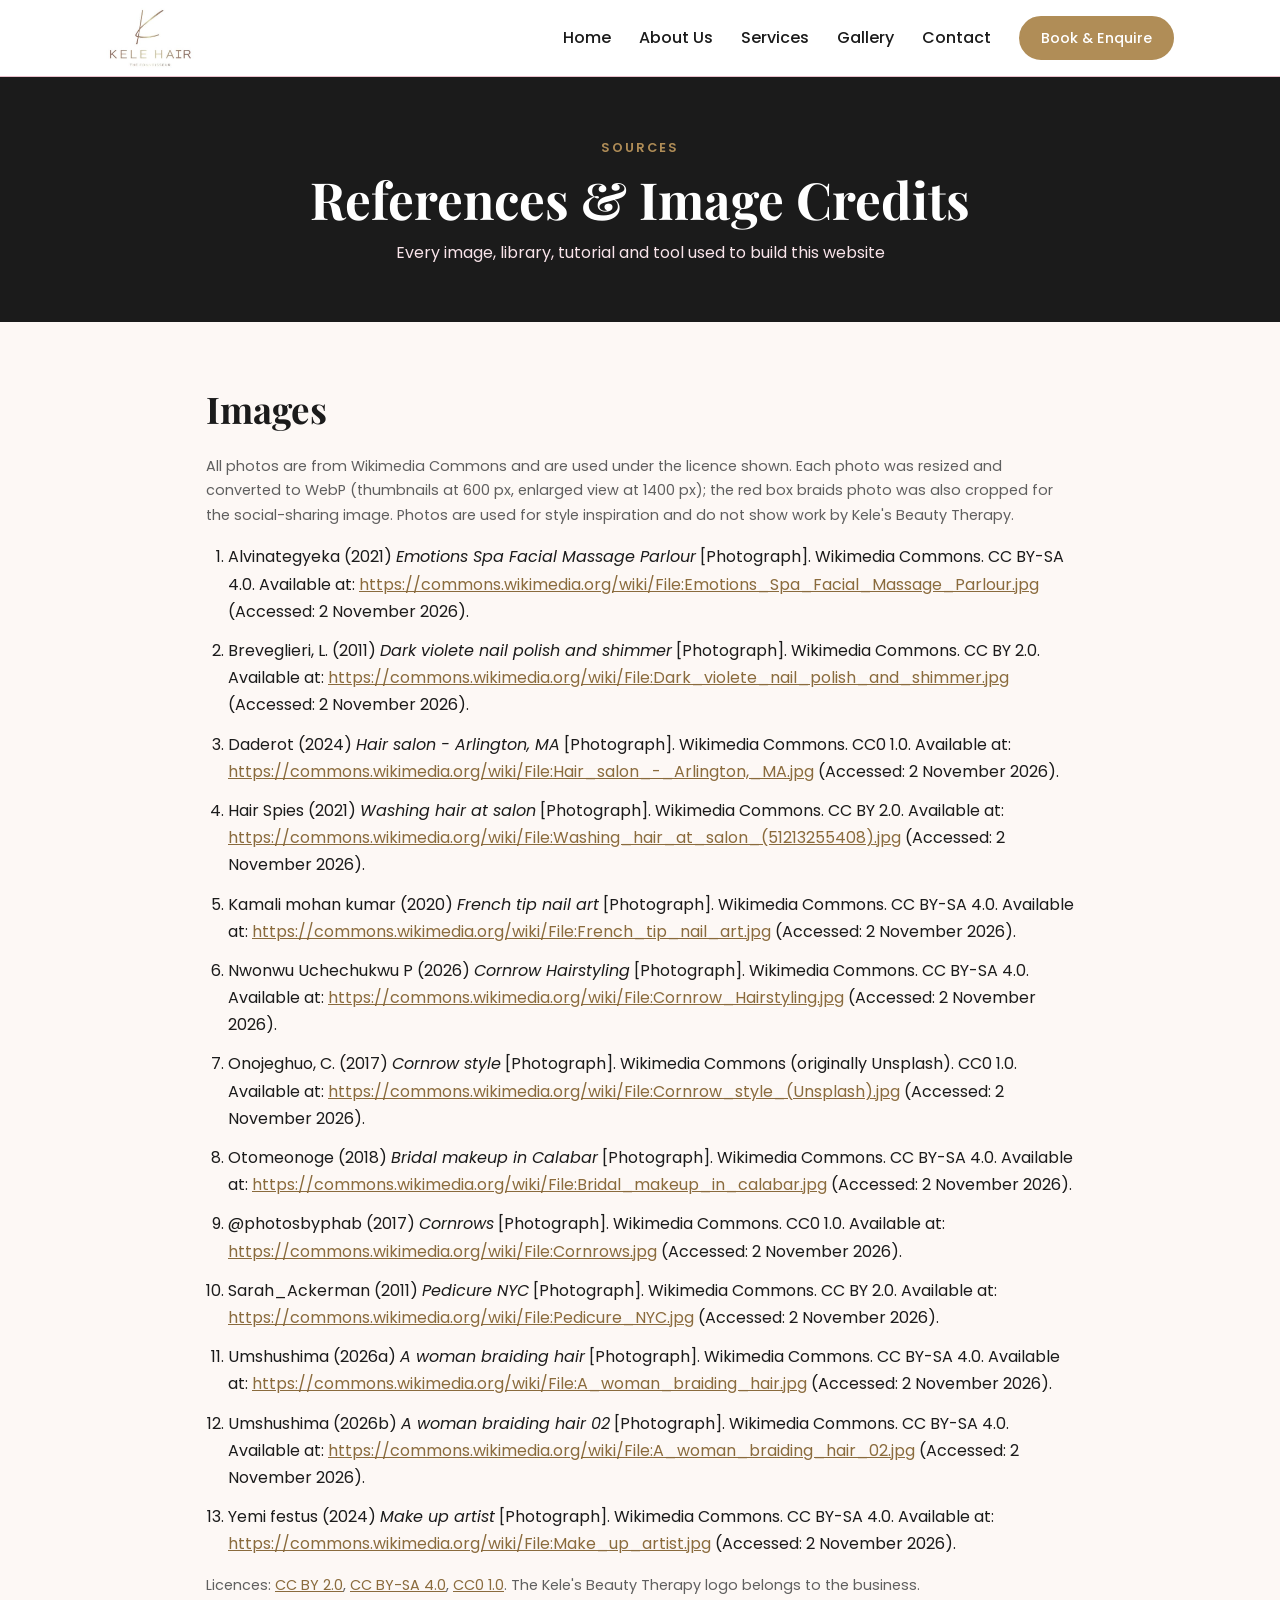
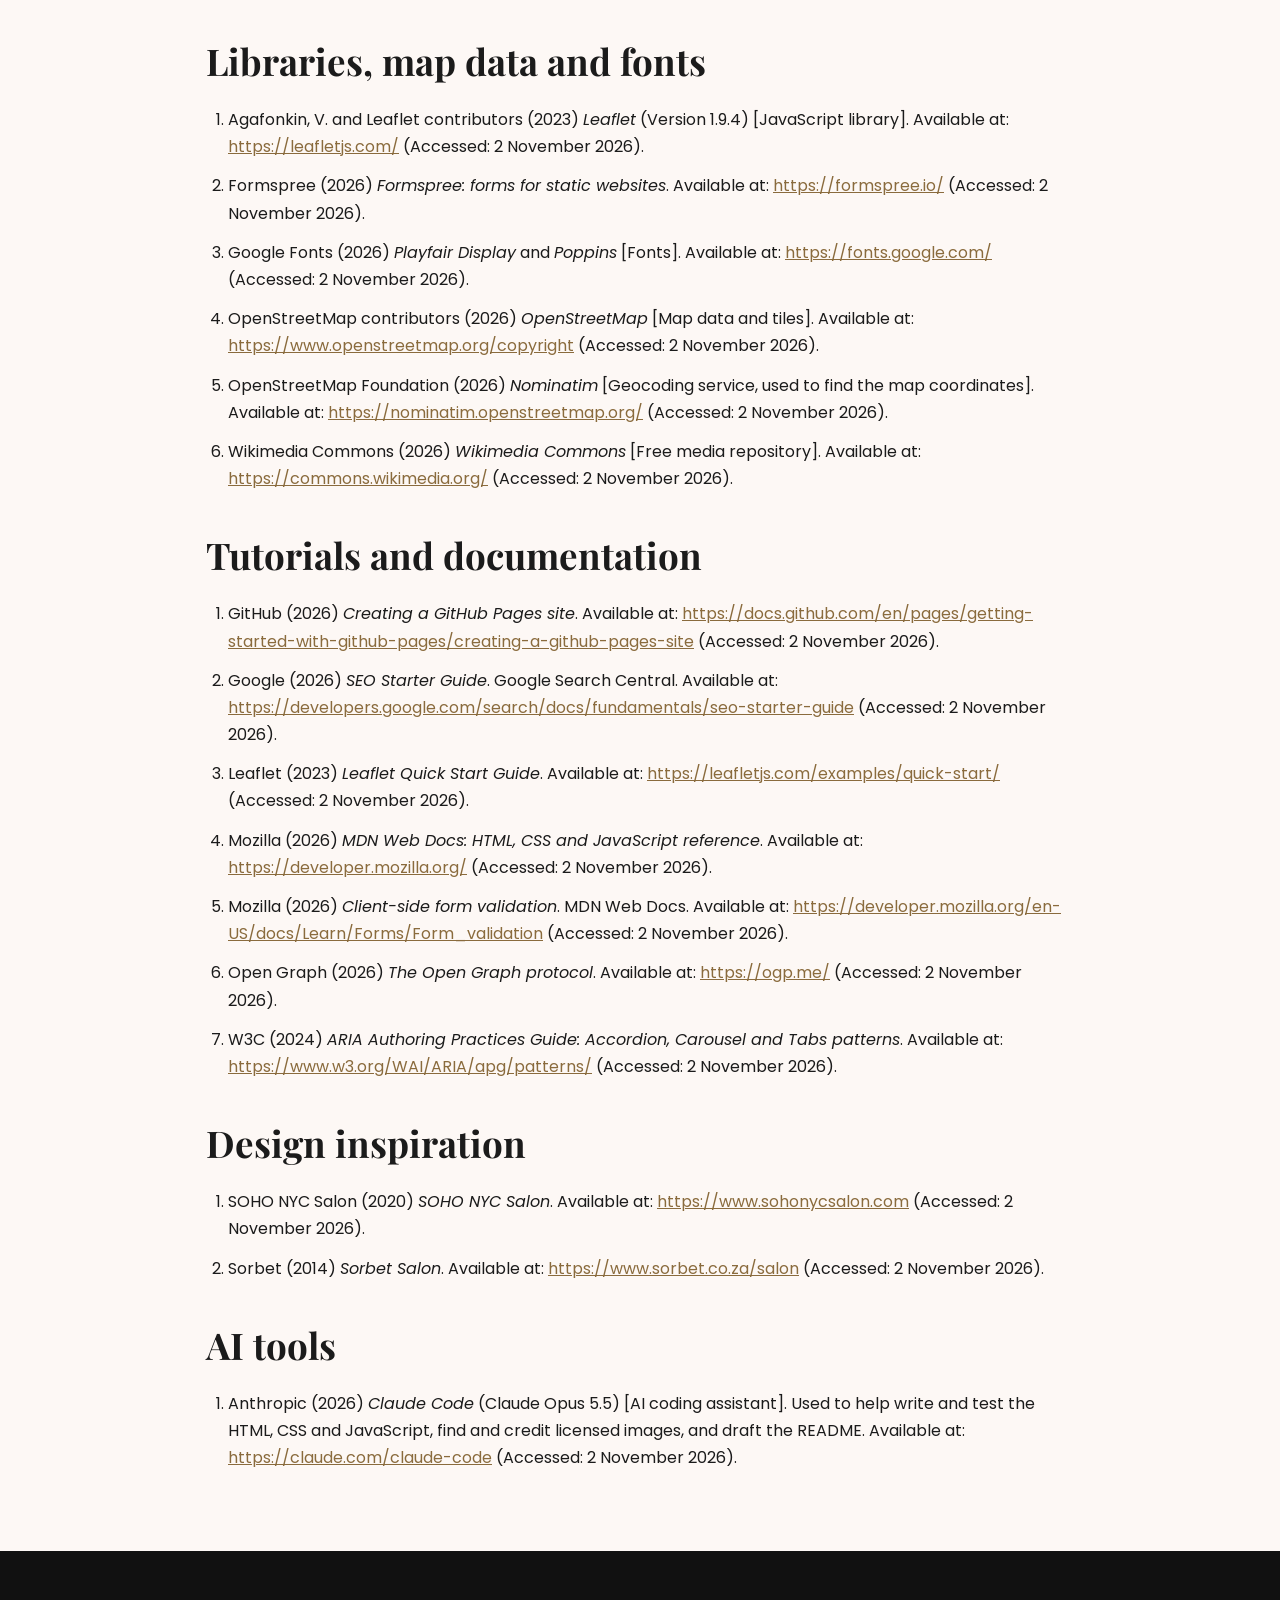
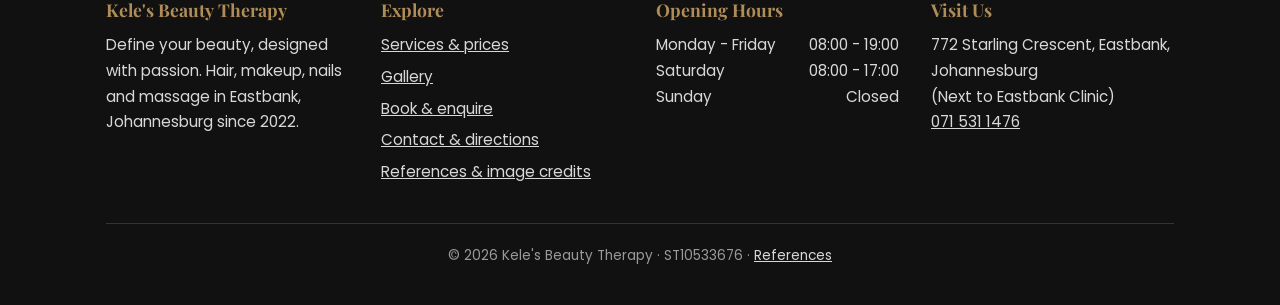
<file: references.html>
<!DOCTYPE html>
<html lang="en">
    <head>
        <meta charset="UTF-8">
        <meta name="viewport" content="width=device-width, initial-scale=1.0">
        <title>References &amp; Image Credits | Kele's Beauty Therapy Website</title>
        <meta name="description" content="Harvard references for the photos, libraries, map data, fonts, tutorials and AI tools used to build the Kele's Beauty Therapy website, with access dates.">
        <meta name="keywords" content="website references, image credits, Harvard references, Leaflet, OpenStreetMap, Wikimedia Commons">
        <meta name="author" content="Natasha Keletso Moremi">
        <meta name="robots" content="index, follow">
        <meta name="theme-color" content="#b08d57">
        <link rel="canonical" href="https://keletsoh0402-sketch.github.io/keles-beauty-therapy/references.html">

        <!-- Open Graph / social sharing -->
        <meta property="og:type" content="website">
        <meta property="og:site_name" content="Kele's Beauty Therapy">
        <meta property="og:locale" content="en_ZA">
        <meta property="og:title" content="References &amp; Image Credits | Kele's Beauty Therapy Website">
        <meta property="og:description" content="Harvard references for the photos, libraries, map data, fonts, tutorials and AI tools used to build the Kele's Beauty Therapy website, with access dates.">
        <meta property="og:url" content="https://keletsoh0402-sketch.github.io/keles-beauty-therapy/references.html">
        <meta property="og:image" content="https://keletsoh0402-sketch.github.io/keles-beauty-therapy/images/keles-beauty-therapy-og-image.jpg">
        <meta property="og:image:width" content="1200">
        <meta property="og:image:height" content="630">
        <meta property="og:image:alt" content="Stylist plaiting long red box braids">
        <meta name="twitter:card" content="summary_large_image">
        <meta name="twitter:title" content="References &amp; Image Credits | Kele's Beauty Therapy Website">
        <meta name="twitter:description" content="Harvard references for the photos, libraries, map data, fonts, tutorials and AI tools used to build the Kele's Beauty Therapy website, with access dates.">
        <meta name="twitter:image" content="https://keletsoh0402-sketch.github.io/keles-beauty-therapy/images/keles-beauty-therapy-og-image.jpg">

        <link rel="icon" href="images/keles-beauty-therapy-logo.jpg">
        <link rel="preconnect" href="https://fonts.googleapis.com">
        <link rel="preconnect" href="https://fonts.gstatic.com" crossorigin>
        <link href="https://fonts.googleapis.com/css2?family=Playfair+Display:wght@600;700&amp;family=Poppins:wght@400;500;600&amp;display=swap" rel="stylesheet">
        <link rel="stylesheet" href="css/style.css">
        <script src="js/script.js" defer></script>
    </head>
    <body>
        <a class="skip-link" href="#main">Skip to main content</a>
        <header class="site-header">
            <div class="container nav-bar">
                <a href="index.html" class="brand">
                    <img src="images/keles-beauty-therapy-logo.jpg" alt="Kele's Beauty Therapy logo" width="325" height="233">
                </a>
                <button class="nav-toggle" type="button" aria-expanded="false" aria-controls="site-nav">
                    <span class="nav-toggle-bar" aria-hidden="true"></span>
                    <span class="visually-hidden">Menu</span>
                </button>
                <nav id="site-nav" class="site-nav" aria-label="Main navigation">
                    <a href="index.html">Home</a>
                    <a href="about.html">About Us</a>
                    <a href="services.html">Services</a>
                    <a href="gallery.html">Gallery</a>
                    <a href="contact.html">Contact</a>
                    <a href="enquiry.html" class="btn btn-small">Book &amp; Enquire</a>
                </nav>
            </div>
        </header>

        <main id="main">
            <section class="page-banner">
                <div class="container">
                    <span class="eyebrow">Sources</span>
                    <h1>References &amp; Image Credits</h1>
                    <p>Every image, library, tutorial and tool used to build this website</p>
                </div>
            </section>

            <section class="section" aria-labelledby="images-title">
                <div class="container references">
                    <h2 id="images-title">Images</h2>
                    <p class="note">All photos are from Wikimedia Commons and are used under the licence shown. Each photo was resized and converted to WebP (thumbnails at 600&nbsp;px, enlarged view at 1400&nbsp;px); the red box braids photo was also cropped for the social-sharing image. Photos are used for style inspiration and do not show work by Kele's Beauty Therapy.</p>
                    <ol class="reference-list">
                        <li>Alvinategyeka (2021) <cite>Emotions Spa Facial Massage Parlour</cite> [Photograph]. Wikimedia Commons. CC BY-SA 4.0. Available at: <a href="https://commons.wikimedia.org/wiki/File:Emotions_Spa_Facial_Massage_Parlour.jpg">https://commons.wikimedia.org/wiki/File:Emotions_Spa_Facial_Massage_Parlour.jpg</a> (Accessed: 2 November 2026).</li>
                        <li>Breveglieri, L. (2011) <cite>Dark violete nail polish and shimmer</cite> [Photograph]. Wikimedia Commons. CC BY 2.0. Available at: <a href="https://commons.wikimedia.org/wiki/File:Dark_violete_nail_polish_and_shimmer.jpg">https://commons.wikimedia.org/wiki/File:Dark_violete_nail_polish_and_shimmer.jpg</a> (Accessed: 2 November 2026).</li>
                        <li>Daderot (2024) <cite>Hair salon - Arlington, MA</cite> [Photograph]. Wikimedia Commons. CC0 1.0. Available at: <a href="https://commons.wikimedia.org/wiki/File:Hair_salon_-_Arlington,_MA.jpg">https://commons.wikimedia.org/wiki/File:Hair_salon_-_Arlington,_MA.jpg</a> (Accessed: 2 November 2026).</li>
                        <li>Hair Spies (2021) <cite>Washing hair at salon</cite> [Photograph]. Wikimedia Commons. CC BY 2.0. Available at: <a href="https://commons.wikimedia.org/wiki/File:Washing_hair_at_salon_(51213255408).jpg">https://commons.wikimedia.org/wiki/File:Washing_hair_at_salon_(51213255408).jpg</a> (Accessed: 2 November 2026).</li>
                        <li>Kamali mohan kumar (2020) <cite>French tip nail art</cite> [Photograph]. Wikimedia Commons. CC BY-SA 4.0. Available at: <a href="https://commons.wikimedia.org/wiki/File:French_tip_nail_art.jpg">https://commons.wikimedia.org/wiki/File:French_tip_nail_art.jpg</a> (Accessed: 2 November 2026).</li>
                        <li>Nwonwu Uchechukwu P (2026) <cite>Cornrow Hairstyling</cite> [Photograph]. Wikimedia Commons. CC BY-SA 4.0. Available at: <a href="https://commons.wikimedia.org/wiki/File:Cornrow_Hairstyling.jpg">https://commons.wikimedia.org/wiki/File:Cornrow_Hairstyling.jpg</a> (Accessed: 2 November 2026).</li>
                        <li>Onojeghuo, C. (2017) <cite>Cornrow style</cite> [Photograph]. Wikimedia Commons (originally Unsplash). CC0 1.0. Available at: <a href="https://commons.wikimedia.org/wiki/File:Cornrow_style_(Unsplash).jpg">https://commons.wikimedia.org/wiki/File:Cornrow_style_(Unsplash).jpg</a> (Accessed: 2 November 2026).</li>
                        <li>Otomeonoge (2018) <cite>Bridal makeup in Calabar</cite> [Photograph]. Wikimedia Commons. CC BY-SA 4.0. Available at: <a href="https://commons.wikimedia.org/wiki/File:Bridal_makeup_in_calabar.jpg">https://commons.wikimedia.org/wiki/File:Bridal_makeup_in_calabar.jpg</a> (Accessed: 2 November 2026).</li>
                        <li>@photosbyphab (2017) <cite>Cornrows</cite> [Photograph]. Wikimedia Commons. CC0 1.0. Available at: <a href="https://commons.wikimedia.org/wiki/File:Cornrows.jpg">https://commons.wikimedia.org/wiki/File:Cornrows.jpg</a> (Accessed: 2 November 2026).</li>
                        <li>Sarah_Ackerman (2011) <cite>Pedicure NYC</cite> [Photograph]. Wikimedia Commons. CC BY 2.0. Available at: <a href="https://commons.wikimedia.org/wiki/File:Pedicure_NYC.jpg">https://commons.wikimedia.org/wiki/File:Pedicure_NYC.jpg</a> (Accessed: 2 November 2026).</li>
                        <li>Umshushima (2026a) <cite>A woman braiding hair</cite> [Photograph]. Wikimedia Commons. CC BY-SA 4.0. Available at: <a href="https://commons.wikimedia.org/wiki/File:A_woman_braiding_hair.jpg">https://commons.wikimedia.org/wiki/File:A_woman_braiding_hair.jpg</a> (Accessed: 2 November 2026).</li>
                        <li>Umshushima (2026b) <cite>A woman braiding hair 02</cite> [Photograph]. Wikimedia Commons. CC BY-SA 4.0. Available at: <a href="https://commons.wikimedia.org/wiki/File:A_woman_braiding_hair_02.jpg">https://commons.wikimedia.org/wiki/File:A_woman_braiding_hair_02.jpg</a> (Accessed: 2 November 2026).</li>
                        <li>Yemi festus (2024) <cite>Make up artist</cite> [Photograph]. Wikimedia Commons. CC BY-SA 4.0. Available at: <a href="https://commons.wikimedia.org/wiki/File:Make_up_artist.jpg">https://commons.wikimedia.org/wiki/File:Make_up_artist.jpg</a> (Accessed: 2 November 2026).</li>
                    </ol>
                    <p class="note">Licences: <a href="https://creativecommons.org/licenses/by/2.0/">CC BY 2.0</a>, <a href="https://creativecommons.org/licenses/by-sa/4.0/">CC BY-SA 4.0</a>, <a href="https://creativecommons.org/publicdomain/zero/1.0/">CC0 1.0</a>. The Kele's Beauty Therapy logo belongs to the business.</p>

                    <h2>Libraries, map data and fonts</h2>
                    <ol class="reference-list">
                        <li>Agafonkin, V. and Leaflet contributors (2023) <cite>Leaflet</cite> (Version 1.9.4) [JavaScript library]. Available at: <a href="https://leafletjs.com/">https://leafletjs.com/</a> (Accessed: 2 November 2026).</li>
                        <li>Formspree (2026) <cite>Formspree: forms for static websites</cite>. Available at: <a href="https://formspree.io/">https://formspree.io/</a> (Accessed: 2 November 2026).</li>
                        <li>Google Fonts (2026) <cite>Playfair Display</cite> and <cite>Poppins</cite> [Fonts]. Available at: <a href="https://fonts.google.com/">https://fonts.google.com/</a> (Accessed: 2 November 2026).</li>
                        <li>OpenStreetMap contributors (2026) <cite>OpenStreetMap</cite> [Map data and tiles]. Available at: <a href="https://www.openstreetmap.org/copyright">https://www.openstreetmap.org/copyright</a> (Accessed: 2 November 2026).</li>
                        <li>OpenStreetMap Foundation (2026) <cite>Nominatim</cite> [Geocoding service, used to find the map coordinates]. Available at: <a href="https://nominatim.openstreetmap.org/">https://nominatim.openstreetmap.org/</a> (Accessed: 2 November 2026).</li>
                        <li>Wikimedia Commons (2026) <cite>Wikimedia Commons</cite> [Free media repository]. Available at: <a href="https://commons.wikimedia.org/">https://commons.wikimedia.org/</a> (Accessed: 2 November 2026).</li>
                    </ol>

                    <h2>Tutorials and documentation</h2>
                    <ol class="reference-list">
                        <li>GitHub (2026) <cite>Creating a GitHub Pages site</cite>. Available at: <a href="https://docs.github.com/en/pages/getting-started-with-github-pages/creating-a-github-pages-site">https://docs.github.com/en/pages/getting-started-with-github-pages/creating-a-github-pages-site</a> (Accessed: 2 November 2026).</li>
                        <li>Google (2026) <cite>SEO Starter Guide</cite>. Google Search Central. Available at: <a href="https://developers.google.com/search/docs/fundamentals/seo-starter-guide">https://developers.google.com/search/docs/fundamentals/seo-starter-guide</a> (Accessed: 2 November 2026).</li>
                        <li>Leaflet (2023) <cite>Leaflet Quick Start Guide</cite>. Available at: <a href="https://leafletjs.com/examples/quick-start/">https://leafletjs.com/examples/quick-start/</a> (Accessed: 2 November 2026).</li>
                        <li>Mozilla (2026) <cite>MDN Web Docs: HTML, CSS and JavaScript reference</cite>. Available at: <a href="https://developer.mozilla.org/">https://developer.mozilla.org/</a> (Accessed: 2 November 2026).</li>
                        <li>Mozilla (2026) <cite>Client-side form validation</cite>. MDN Web Docs. Available at: <a href="https://developer.mozilla.org/en-US/docs/Learn/Forms/Form_validation">https://developer.mozilla.org/en-US/docs/Learn/Forms/Form_validation</a> (Accessed: 2 November 2026).</li>
                        <li>Open Graph (2026) <cite>The Open Graph protocol</cite>. Available at: <a href="https://ogp.me/">https://ogp.me/</a> (Accessed: 2 November 2026).</li>
                        <li>W3C (2024) <cite>ARIA Authoring Practices Guide: Accordion, Carousel and Tabs patterns</cite>. Available at: <a href="https://www.w3.org/WAI/ARIA/apg/patterns/">https://www.w3.org/WAI/ARIA/apg/patterns/</a> (Accessed: 2 November 2026).</li>
                    </ol>

                    <h2>Design inspiration</h2>
                    <ol class="reference-list">
                        <li>SOHO NYC Salon (2020) <cite>SOHO NYC Salon</cite>. Available at: <a href="https://www.sohonycsalon.com">https://www.sohonycsalon.com</a> (Accessed: 2 November 2026).</li>
                        <li>Sorbet (2014) <cite>Sorbet Salon</cite>. Available at: <a href="https://www.sorbet.co.za/salon">https://www.sorbet.co.za/salon</a> (Accessed: 2 November 2026).</li>
                    </ol>

                    <h2>AI tools</h2>
                    <ol class="reference-list">
                        <li>Anthropic (2026) <cite>Claude Code</cite> (Claude Opus 5.5) [AI coding assistant]. Used to help write and test the HTML, CSS and JavaScript, find and credit licensed images, and draft the README. Available at: <a href="https://claude.com/claude-code">https://claude.com/claude-code</a> (Accessed: 2 November 2026).</li>
                    </ol>
                </div>
            </section>
        </main>

        <footer class="site-footer">
            <div class="container">
                <div class="footer-grid">
                    <div>
                        <h2 class="footer-heading">Kele's Beauty Therapy</h2>
                        <p>Define your beauty, designed with passion. Hair, makeup, nails and massage in Eastbank, Johannesburg since 2022.</p>
                    </div>
                    <nav aria-label="Footer navigation">
                        <h2 class="footer-heading">Explore</h2>
                        <ul class="footer-links">
                            <li><a href="services.html">Services &amp; prices</a></li>
                            <li><a href="gallery.html">Gallery</a></li>
                            <li><a href="enquiry.html">Book &amp; enquire</a></li>
                            <li><a href="contact.html">Contact &amp; directions</a></li>
                            <li><a href="references.html">References &amp; image credits</a></li>
                        </ul>
                    </nav>
                    <div>
                        <h2 class="footer-heading">Opening Hours</h2>
                        <ul class="footer-hours">
                            <li><span>Monday - Friday</span><span>08:00 - 19:00</span></li>
                            <li><span>Saturday</span><span>08:00 - 17:00</span></li>
                            <li><span>Sunday</span><span>Closed</span></li>
                        </ul>
                    </div>
                    <div>
                        <h2 class="footer-heading">Visit Us</h2>
                        <address>
                            772 Starling Crescent, Eastbank, Johannesburg<br>
                            (Next to Eastbank Clinic)<br>
                            <a href="tel:+27715311476">071&nbsp;531&nbsp;1476</a>
                        </address>
                    </div>
                </div>
                <p class="footer-bottom">&copy; <span data-year>2026</span> Kele's Beauty Therapy &middot; ST10533676 &middot; <a href="references.html">References</a></p>
            </div>
        </footer>

        <button class="back-to-top" type="button" aria-label="Back to top" hidden>&uarr;</button>
    </body>
</html>
</file>
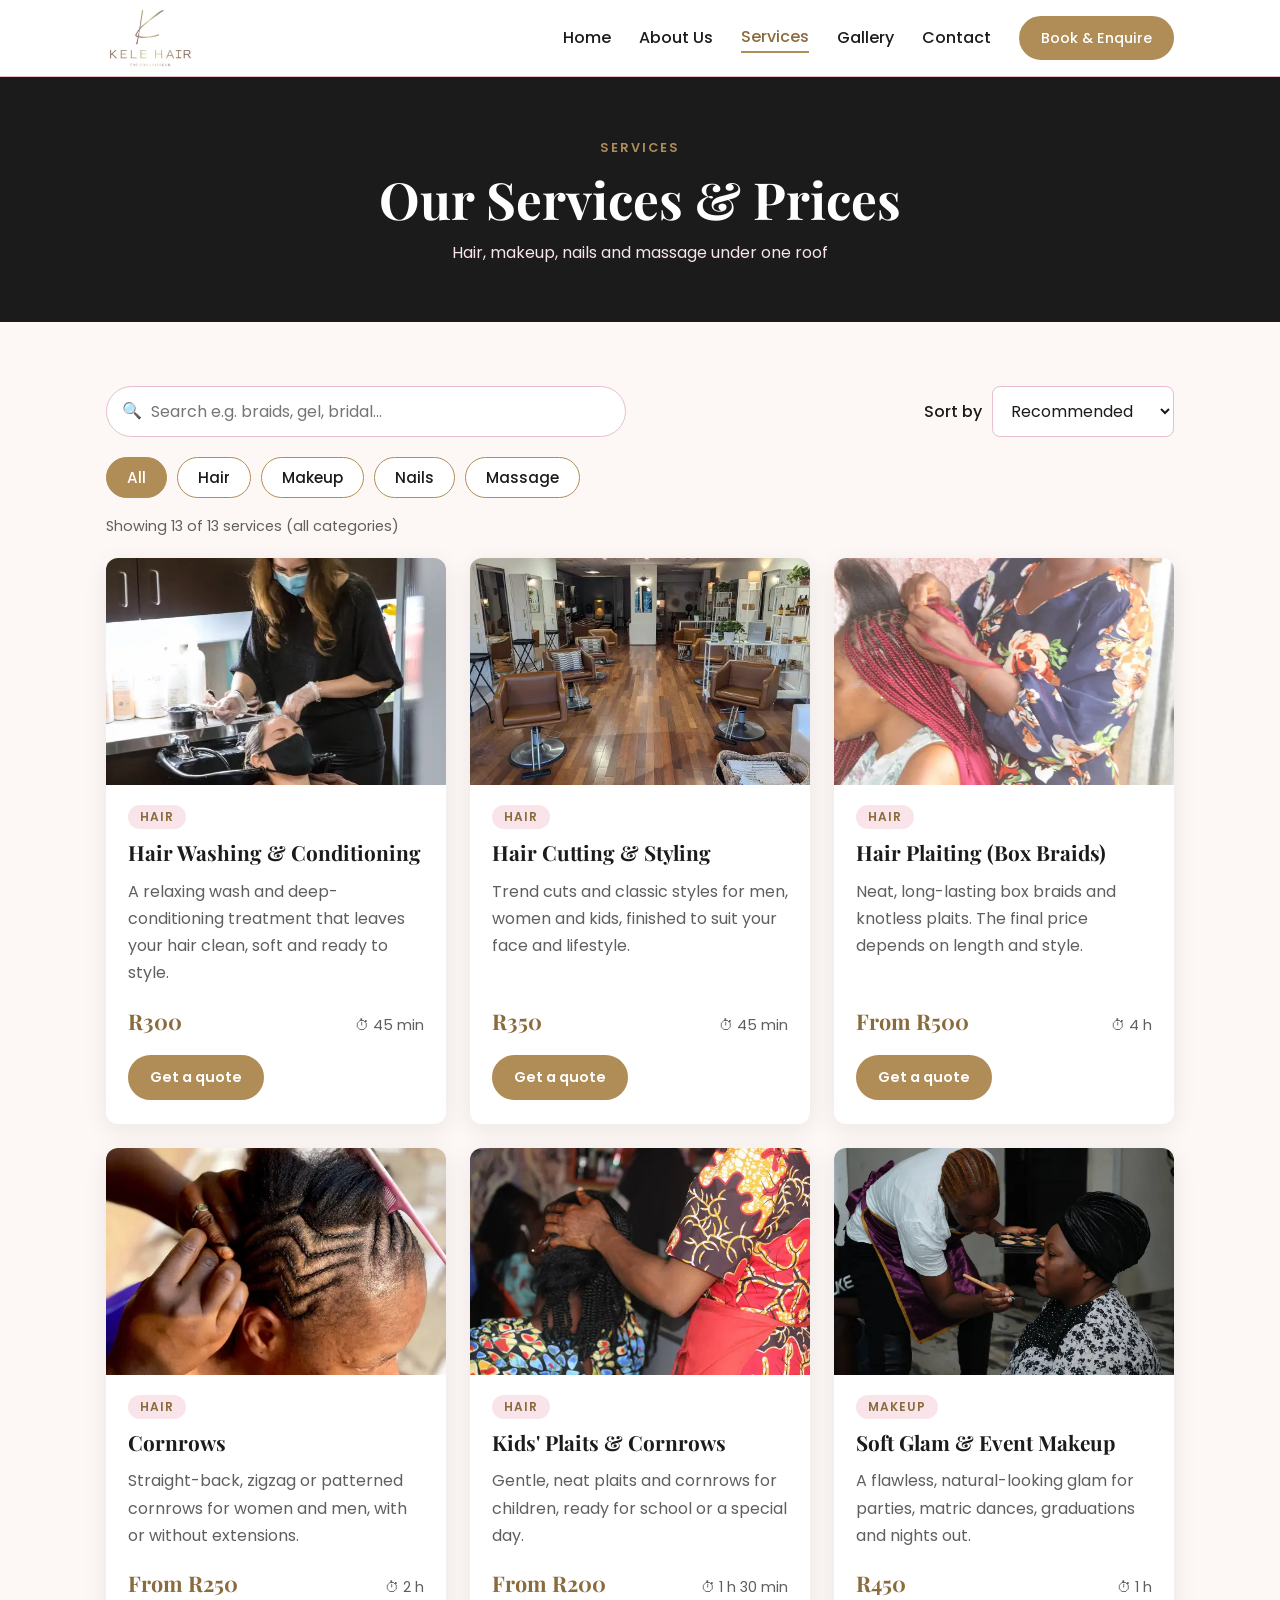
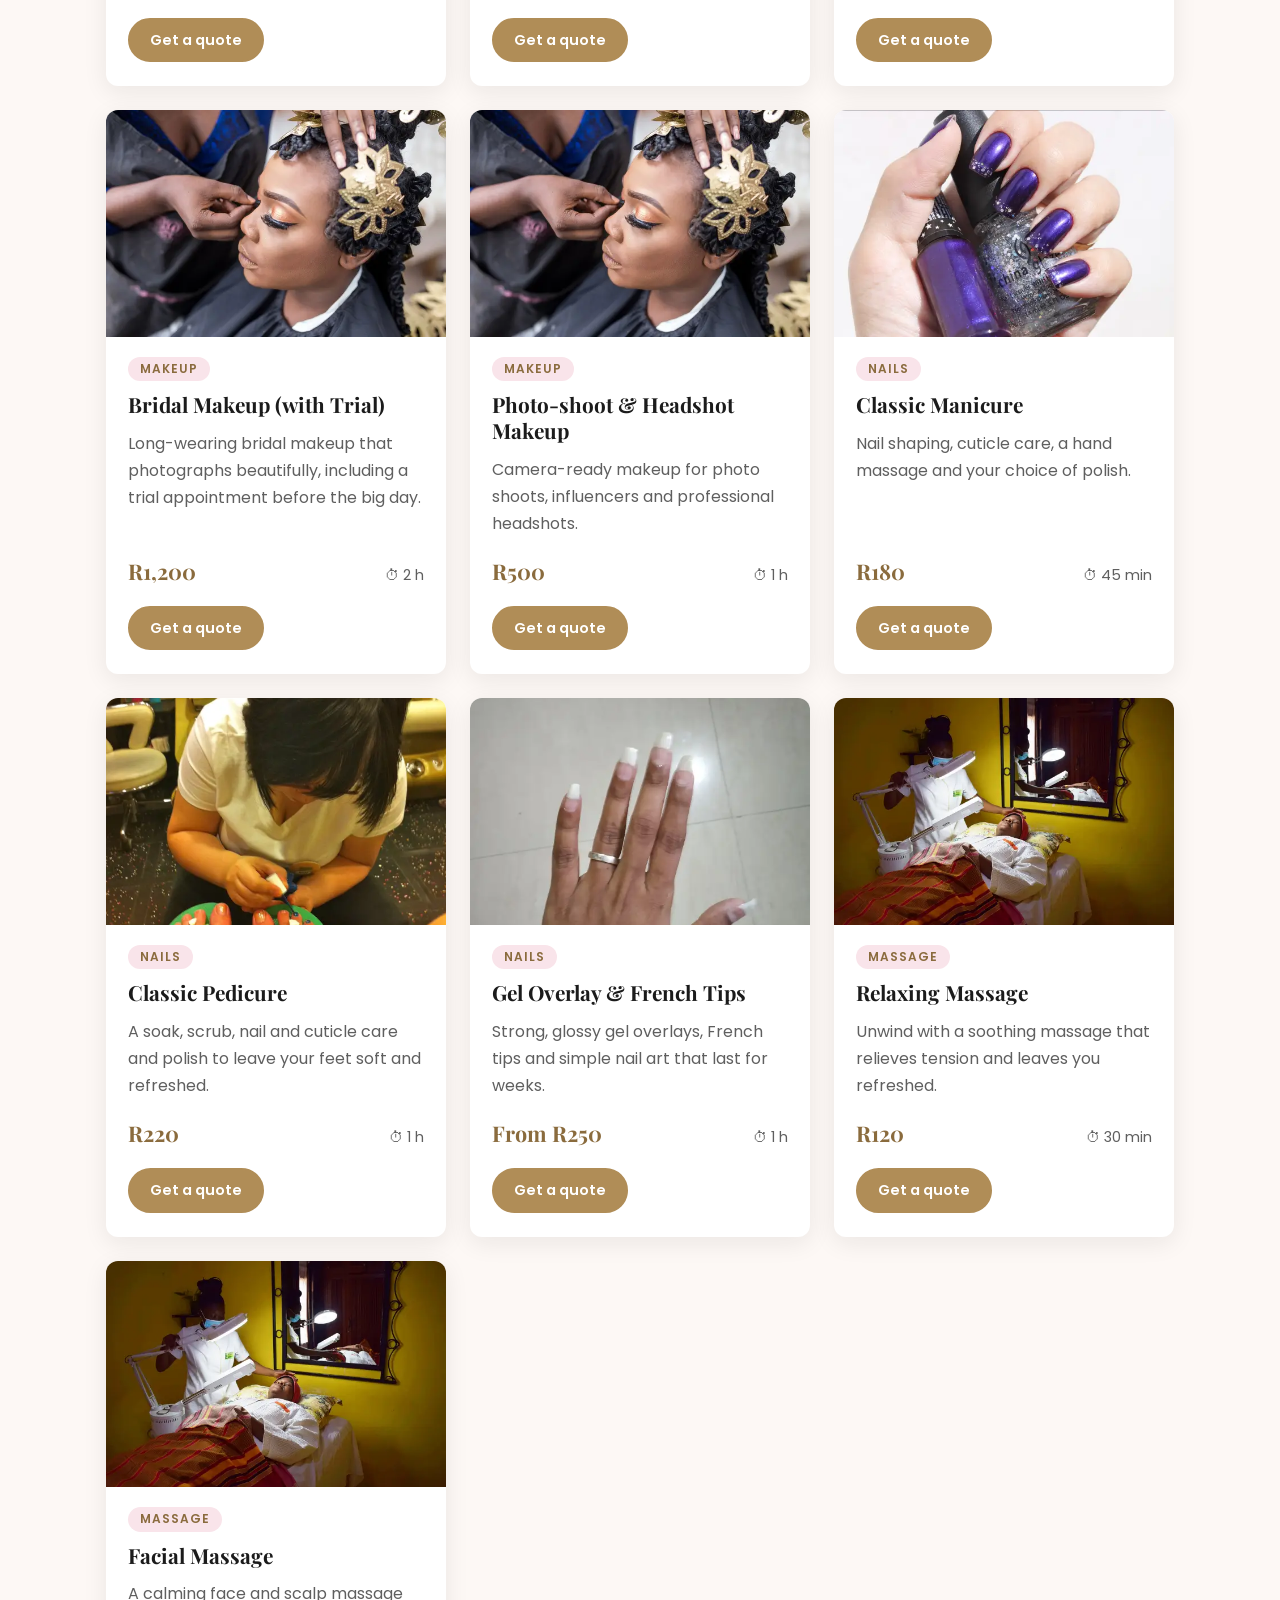
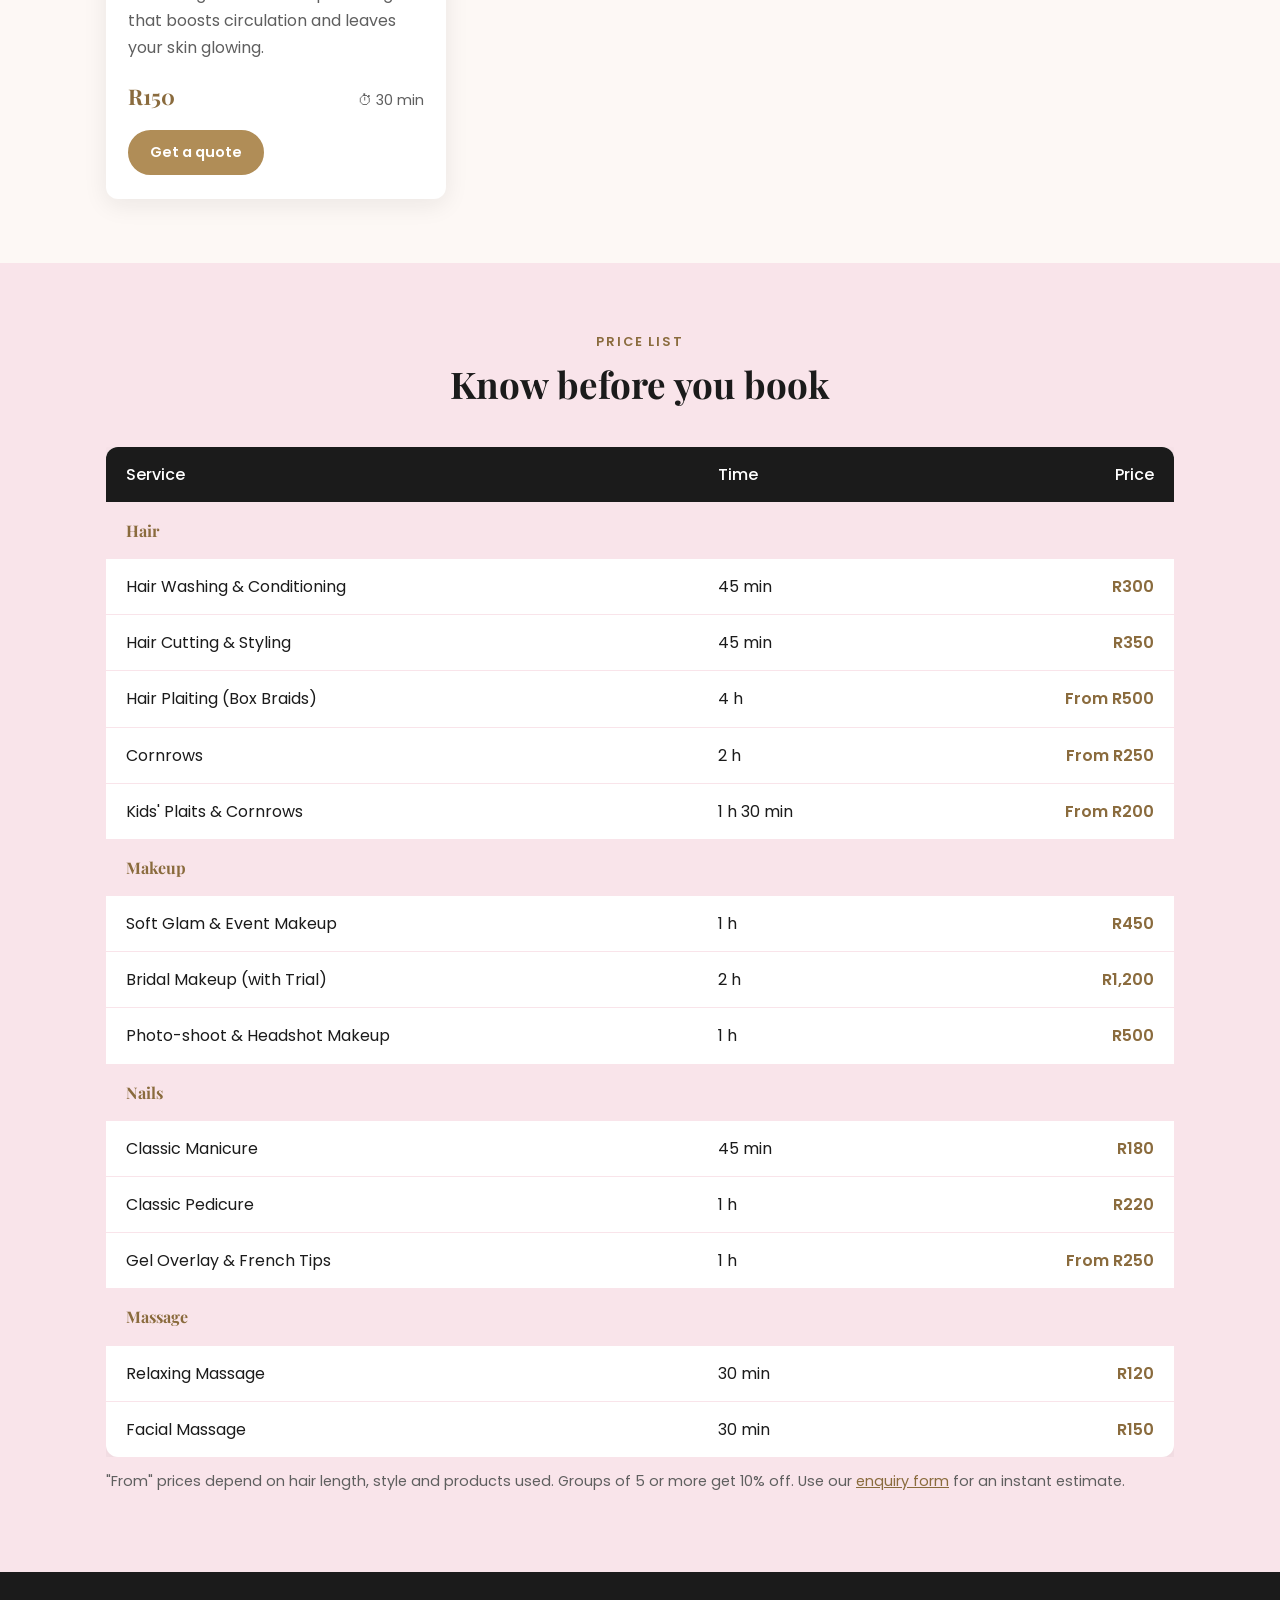
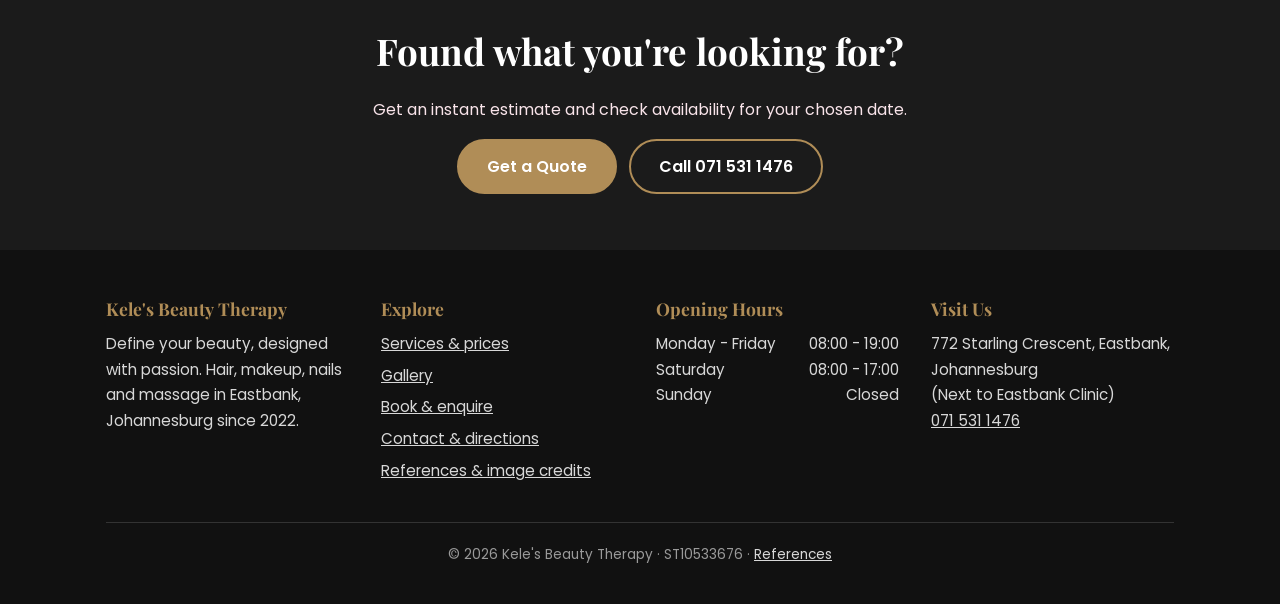
<file: services.html>
<!DOCTYPE html>
<html lang="en">
    <head>
        <meta charset="UTF-8">
        <meta name="viewport" content="width=device-width, initial-scale=1.0">
        <title>Beauty Services &amp; Prices | Kele's Beauty Therapy, Eastbank</title>
        <meta name="description" content="Search our hair, makeup, nail and massage services with prices from R120. Box braids, cornrows, bridal makeup, gel nails and more in Eastbank, Johannesburg.">
        <meta name="keywords" content="salon prices Johannesburg, box braids price, cornrows price, bridal makeup price, gel overlay, massage price Eastbank">
        <meta name="author" content="Natasha Keletso Moremi">
        <meta name="robots" content="index, follow">
        <meta name="theme-color" content="#b08d57">
        <link rel="canonical" href="https://keletsoh0402-sketch.github.io/keles-beauty-therapy/services.html">

        <!-- Open Graph / social sharing -->
        <meta property="og:type" content="website">
        <meta property="og:site_name" content="Kele's Beauty Therapy">
        <meta property="og:locale" content="en_ZA">
        <meta property="og:title" content="Beauty Services &amp; Prices | Kele's Beauty Therapy, Eastbank">
        <meta property="og:description" content="Search our hair, makeup, nail and massage services with prices from R120. Box braids, cornrows, bridal makeup, gel nails and more in Eastbank, Johannesburg.">
        <meta property="og:url" content="https://keletsoh0402-sketch.github.io/keles-beauty-therapy/services.html">
        <meta property="og:image" content="https://keletsoh0402-sketch.github.io/keles-beauty-therapy/images/keles-beauty-therapy-og-image.jpg">
        <meta property="og:image:width" content="1200">
        <meta property="og:image:height" content="630">
        <meta property="og:image:alt" content="Stylist plaiting long red box braids">
        <meta name="twitter:card" content="summary_large_image">
        <meta name="twitter:title" content="Beauty Services &amp; Prices | Kele's Beauty Therapy, Eastbank">
        <meta name="twitter:description" content="Search our hair, makeup, nail and massage services with prices from R120. Box braids, cornrows, bridal makeup, gel nails and more in Eastbank, Johannesburg.">
        <meta name="twitter:image" content="https://keletsoh0402-sketch.github.io/keles-beauty-therapy/images/keles-beauty-therapy-og-image.jpg">

        <link rel="icon" href="images/keles-beauty-therapy-logo.jpg">
        <link rel="preconnect" href="https://fonts.googleapis.com">
        <link rel="preconnect" href="https://fonts.gstatic.com" crossorigin>
        <link href="https://fonts.googleapis.com/css2?family=Playfair+Display:wght@600;700&amp;family=Poppins:wght@400;500;600&amp;display=swap" rel="stylesheet">
        <link rel="stylesheet" href="css/style.css">
        <script src="js/script.js" defer></script>
        <script src="js/services-data.js" defer></script>
        <script src="js/services.js" defer></script>
    </head>
    <body>
        <a class="skip-link" href="#main">Skip to main content</a>
        <header class="site-header">
            <div class="container nav-bar">
                <a href="index.html" class="brand">
                    <img src="images/keles-beauty-therapy-logo.jpg" alt="Kele's Beauty Therapy logo" width="325" height="233">
                </a>
                <button class="nav-toggle" type="button" aria-expanded="false" aria-controls="site-nav">
                    <span class="nav-toggle-bar" aria-hidden="true"></span>
                    <span class="visually-hidden">Menu</span>
                </button>
                <nav id="site-nav" class="site-nav" aria-label="Main navigation">
                    <a href="index.html">Home</a>
                    <a href="about.html">About Us</a>
                    <a href="services.html" class="active" aria-current="page">Services</a>
                    <a href="gallery.html">Gallery</a>
                    <a href="contact.html">Contact</a>
                    <a href="enquiry.html" class="btn btn-small">Book &amp; Enquire</a>
                </nav>
            </div>
        </header>

        <main id="main">
            <section class="page-banner">
                <div class="container">
                    <span class="eyebrow">Services</span>
                    <h1>Our Services &amp; Prices</h1>
                    <p>Hair, makeup, nails and massage under one roof</p>
                </div>
            </section>

            <section class="section" aria-labelledby="find-title">
                <div class="container">
                    <h2 id="find-title" class="visually-hidden">Find a service</h2>
                    <div class="filter-bar">
                        <form id="service-search-form" class="search-box" role="search">
                            <label for="service-search" class="visually-hidden">Search services</label>
                            <span class="search-icon" aria-hidden="true">&#128269;</span>
                            <input type="search" id="service-search" name="q" placeholder="Search e.g. braids, gel, bridal..." autocomplete="off" aria-controls="service-list">
                            <button type="submit" class="visually-hidden">Search</button>
                        </form>
                        <div class="sort-box">
                            <label for="service-sort">Sort by</label>
                            <select id="service-sort">
                                <option value="default">Recommended</option>
                                <option value="price-asc">Price: low to high</option>
                                <option value="price-desc">Price: high to low</option>
                                <option value="name">Name: A to Z</option>
                            </select>
                        </div>
                    </div>

                    <div class="filter-buttons" role="group" aria-label="Filter by category">
                        <button type="button" class="filter-btn" data-filter="all" aria-pressed="true">All</button>
                        <button type="button" class="filter-btn" data-filter="hair" aria-pressed="false">Hair</button>
                        <button type="button" class="filter-btn" data-filter="makeup" aria-pressed="false">Makeup</button>
                        <button type="button" class="filter-btn" data-filter="nails" aria-pressed="false">Nails</button>
                        <button type="button" class="filter-btn" data-filter="massage" aria-pressed="false">Massage</button>
                    </div>

                    <p id="service-count" class="result-count" role="status" aria-live="polite"></p>

                    <div id="service-list" class="service-grid">
                        <noscript><p>Please turn on JavaScript to browse our services, or see the price list below.</p></noscript>
                    </div>

                    <div id="no-results" class="no-results" hidden>
                        <p class="no-results-icon" aria-hidden="true">&#128135;</p>
                        <h3>No services found</h3>
                        <p id="no-results-text">We couldn't find any services matching your search.</p>
                        <p>Try a different word, such as "braids", "nails" or "massage", or ask us directly.</p>
                        <div class="btn-group">
                            <button type="button" id="clear-filters" class="btn btn-small">Clear search &amp; filters</button>
                            <a href="enquiry.html" class="btn btn-outline btn-small">Ask about a service</a>
                        </div>
                    </div>
                </div>
            </section>

            <section class="section section-pink" id="price-list" aria-labelledby="price-title">
                <div class="container">
                    <div class="section-title" data-reveal>
                        <span class="eyebrow">Price list</span>
                        <h2 id="price-title">Know before you book</h2>
                    </div>
                    <div class="table-wrap" data-reveal>
                        <table class="price-table">
                            <caption class="visually-hidden">Prices and typical durations for all services</caption>
                            <thead>
                                <tr><th scope="col">Service</th><th scope="col">Time</th><th scope="col" class="amount">Price</th></tr>
                            </thead>
                            <tbody id="price-list-body"></tbody>
                        </table>
                    </div>
                    <p class="note">"From" prices depend on hair length, style and products used. Groups of 5 or more get 10% off. Use our <a href="enquiry.html">enquiry form</a> for an instant estimate.</p>
                </div>
            </section>

            <section class="cta">
                <div class="container" data-reveal>
                    <h2>Found what you're looking for?</h2>
                    <p>Get an instant estimate and check availability for your chosen date.</p>
                    <div class="btn-group">
                        <a href="enquiry.html" class="btn">Get a Quote</a>
                        <a href="tel:+27715311476" class="btn btn-outline">Call&nbsp;071&nbsp;531&nbsp;1476</a>
                    </div>
                </div>
            </section>
        </main>

        <footer class="site-footer">
            <div class="container">
                <div class="footer-grid">
                    <div>
                        <h2 class="footer-heading">Kele's Beauty Therapy</h2>
                        <p>Define your beauty, designed with passion. Hair, makeup, nails and massage in Eastbank, Johannesburg since 2022.</p>
                    </div>
                    <nav aria-label="Footer navigation">
                        <h2 class="footer-heading">Explore</h2>
                        <ul class="footer-links">
                            <li><a href="services.html">Services &amp; prices</a></li>
                            <li><a href="gallery.html">Gallery</a></li>
                            <li><a href="enquiry.html">Book &amp; enquire</a></li>
                            <li><a href="contact.html">Contact &amp; directions</a></li>
                            <li><a href="references.html">References &amp; image credits</a></li>
                        </ul>
                    </nav>
                    <div>
                        <h2 class="footer-heading">Opening Hours</h2>
                        <ul class="footer-hours">
                            <li><span>Monday - Friday</span><span>08:00 - 19:00</span></li>
                            <li><span>Saturday</span><span>08:00 - 17:00</span></li>
                            <li><span>Sunday</span><span>Closed</span></li>
                        </ul>
                    </div>
                    <div>
                        <h2 class="footer-heading">Visit Us</h2>
                        <address>
                            772 Starling Crescent, Eastbank, Johannesburg<br>
                            (Next to Eastbank Clinic)<br>
                            <a href="tel:+27715311476">071&nbsp;531&nbsp;1476</a>
                        </address>
                    </div>
                </div>
                <p class="footer-bottom">&copy; <span data-year>2026</span> Kele's Beauty Therapy &middot; ST10533676 &middot; <a href="references.html">References</a></p>
            </div>
        </footer>

        <button class="back-to-top" type="button" aria-label="Back to top" hidden>&uarr;</button>
    </body>
</html>
</file>
<file: css/style.css>
/* =========================================================
   Kele's Beauty Therapy - main stylesheet
   Colours: gold, black, white, soft pink (see proposal)
   Fonts: Playfair Display (headings), Poppins (body)
   ========================================================= */

:root {
    --gold: #b08d57;
    --gold-dark: #8a6b3d;
    --black: #1b1b1b;
    --white: #ffffff;
    --pink: #f9e4ea;
    --pink-dark: #e8bfcb;
    --cream: #fdf8f5;
    --grey: #5f5f5f;
    --success: #2e7d4f;
    --error: #b3261e;

    --radius: 12px;
    --shadow: 0 6px 24px rgba(27, 27, 27, 0.08);
    --max-width: 1100px;
}

*,
*::before,
*::after {
    box-sizing: border-box;
}

html {
    scroll-behavior: smooth;
}

body {
    margin: 0;
    font-family: "Poppins", Arial, sans-serif;
    font-size: 16px;
    line-height: 1.7;
    color: var(--black);
    background-color: var(--cream);
}

img {
    max-width: 100%;
    height: auto;
    display: block;
}

h1,
h2,
h3 {
    font-family: "Playfair Display", Georgia, serif;
    line-height: 1.25;
    margin: 0 0 0.6em;
}

h1 { font-size: clamp(2rem, 5vw, 3.2rem); }
h2 { font-size: clamp(1.6rem, 3.5vw, 2.3rem); }
h3 { font-size: 1.3rem; }

p {
    margin: 0 0 1em;
}

a {
    color: var(--gold-dark);
}

.container {
    width: 100%;
    max-width: var(--max-width);
    margin: 0 auto;
    padding: 0 16px;
}

.section {
    padding: 64px 0;
}

.section-pink {
    background-color: var(--pink);
}

.section-white {
    background-color: var(--white);
}

.section-title {
    text-align: center;
    margin-bottom: 40px;
}

.section-title p {
    color: var(--grey);
    max-width: 620px;
    margin: 0 auto;
}

.eyebrow {
    display: inline-block;
    font-size: 0.8rem;
    font-weight: 600;
    letter-spacing: 0.15em;
    text-transform: uppercase;
    color: var(--gold-dark);
    margin-bottom: 8px;
}

/* ---------- Buttons ---------- */

.btn {
    display: inline-block;
    padding: 12px 28px;
    border: 2px solid var(--gold);
    border-radius: 999px;
    background-color: var(--gold);
    color: var(--white);
    font-family: inherit;
    font-size: 1rem;
    font-weight: 600;
    text-decoration: none;
    cursor: pointer;
    transition: background-color 0.2s, color 0.2s;
}

.btn:hover,
.btn:focus-visible {
    background-color: var(--gold-dark);
    border-color: var(--gold-dark);
}

.btn-outline {
    background-color: transparent;
    color: var(--black);
}

.btn-outline:hover,
.btn-outline:focus-visible {
    color: var(--white);
}

.btn-small {
    padding: 8px 20px;
    font-size: 0.9rem;
}

.btn-group {
    display: flex;
    flex-wrap: wrap;
    gap: 12px;
}

/* ---------- Header & navigation ---------- */

.site-header {
    position: sticky;
    top: 0;
    z-index: 100;
    background-color: var(--white);
    border-bottom: 1px solid var(--pink-dark);
}

.nav-bar {
    display: flex;
    align-items: center;
    justify-content: space-between;
    min-height: 76px;
}

.brand img {
    height: 64px;
    width: auto;
}

.site-nav {
    display: flex;
    align-items: center;
    gap: 28px;
}

.site-nav a {
    color: var(--black);
    text-decoration: none;
    font-weight: 500;
}

.site-nav a:not(.btn):hover,
.site-nav a.active {
    color: var(--gold-dark);
}

.site-nav a.active {
    border-bottom: 2px solid var(--gold);
}

.site-nav .btn {
    color: var(--white);
}

.nav-toggle {
    display: none;
    width: 46px;
    height: 42px;
    background: none;
    border: 1px solid var(--pink-dark);
    border-radius: 8px;
    cursor: pointer;
    position: relative;
}

/* Three-line "hamburger" icon that turns into an X when open */
.nav-toggle-bar,
.nav-toggle-bar::before,
.nav-toggle-bar::after {
    position: absolute;
    left: 50%;
    width: 22px;
    height: 2px;
    margin-left: -11px;
    background-color: var(--black);
    border-radius: 2px;
    transition: transform 0.25s, background-color 0.25s;
}

.nav-toggle-bar {
    top: 50%;
    margin-top: -1px;
}

.nav-toggle-bar::before,
.nav-toggle-bar::after {
    content: "";
    left: 0;
    margin-left: 0;
}

.nav-toggle-bar::before { transform: translateY(-7px); }
.nav-toggle-bar::after { transform: translateY(7px); }

.nav-toggle[aria-expanded="true"] .nav-toggle-bar { background-color: transparent; }
.nav-toggle[aria-expanded="true"] .nav-toggle-bar::before { transform: rotate(45deg); }
.nav-toggle[aria-expanded="true"] .nav-toggle-bar::after { transform: rotate(-45deg); }

.site-header {
    transition: box-shadow 0.2s;
}

.site-header.is-scrolled {
    box-shadow: 0 4px 18px rgba(27, 27, 27, 0.08);
}

/* ---------- Hero (home page) ---------- */

.hero {
    background: linear-gradient(135deg, var(--pink) 0%, var(--cream) 100%);
    padding: 64px 0;
}

.hero-grid {
    display: grid;
    grid-template-columns: 1.1fr 0.9fr;
    gap: 48px;
    align-items: center;
}

.hero-text .tagline {
    font-size: 1.15rem;
    color: var(--grey);
    margin-bottom: 28px;
}

.hero-image img {
    width: 100%;
    aspect-ratio: 4 / 5;
    object-fit: cover;
    border-radius: 200px 200px var(--radius) var(--radius);
    box-shadow: var(--shadow);
    border: 6px solid var(--white);
}

.open-status {
    display: inline-flex;
    align-items: center;
    gap: 8px;
    margin-top: 24px;
    font-size: 0.95rem;
    font-weight: 500;
}

.open-status::before {
    content: "";
    width: 10px;
    height: 10px;
    border-radius: 50%;
    background-color: var(--grey);
}

.open-status.is-open::before { background-color: var(--success); }
.open-status.is-closed::before { background-color: var(--error); }

/* ---------- Page banner (inner pages) ---------- */

.page-banner {
    background-color: var(--black);
    color: var(--white);
    text-align: center;
    padding: 56px 0;
}

.page-banner h1 {
    margin-bottom: 8px;
}

.page-banner p {
    color: var(--pink);
    margin: 0;
}

.page-banner .eyebrow {
    color: var(--gold);
}

/* ---------- Cards ---------- */

.card-grid {
    display: grid;
    grid-template-columns: repeat(auto-fit, minmax(240px, 1fr));
    gap: 24px;
}

.card {
    background-color: var(--white);
    border-radius: var(--radius);
    padding: 28px;
    box-shadow: var(--shadow);
    border-top: 4px solid var(--gold);
    display: flex;
    flex-direction: column;
}

.card .icon {
    font-size: 2rem;
    margin-bottom: 12px;
}

.card p {
    color: var(--grey);
    flex-grow: 1;
}

.card .price {
    font-family: "Playfair Display", Georgia, serif;
    font-size: 1.4rem;
    font-weight: 700;
    color: var(--gold-dark);
    margin-bottom: 16px;
}

.card .price small {
    font-family: "Poppins", Arial, sans-serif;
    font-size: 0.85rem;
    font-weight: 400;
    color: var(--grey);
}

/* ---------- Two-column split ---------- */

.split {
    display: grid;
    grid-template-columns: 1fr 1fr;
    gap: 48px;
    align-items: center;
}

.split img {
    border-radius: var(--radius);
    box-shadow: var(--shadow);
}

/* ---------- Mission / vision ---------- */

.statement {
    background-color: var(--white);
    border-left: 4px solid var(--gold);
    border-radius: var(--radius);
    padding: 28px;
    box-shadow: var(--shadow);
}

.statement p {
    margin: 0;
    color: var(--grey);
}

.check-list {
    list-style: none;
    padding: 0;
    margin: 0;
}

.check-list li {
    padding-left: 28px;
    position: relative;
    margin-bottom: 10px;
}

.check-list li::before {
    content: "\2713";
    position: absolute;
    left: 0;
    color: var(--gold-dark);
    font-weight: 700;
}

/* ---------- Tables (price list, hours) ---------- */

.table-wrap {
    overflow-x: auto;
}

table {
    width: 100%;
    border-collapse: collapse;
    background-color: var(--white);
    border-radius: var(--radius);
    overflow: hidden;
    box-shadow: var(--shadow);
}

th,
td {
    text-align: left;
    padding: 14px 20px;
    border-bottom: 1px solid var(--pink);
}

th {
    background-color: var(--black);
    color: var(--white);
    font-weight: 500;
}

tr:last-child td {
    border-bottom: none;
}

td.amount {
    text-align: right;
    font-weight: 600;
    color: var(--gold-dark);
    white-space: nowrap;
}

th.amount {
    text-align: right;
}

tr.today th,
tr.today td {
    background-color: var(--pink);
    font-weight: 600;
}

.note {
    font-size: 0.9rem;
    color: var(--grey);
    margin-top: 12px;
}

/* ---------- Gallery ---------- */

.gallery-grid {
    display: grid;
    grid-template-columns: repeat(auto-fill, minmax(260px, 1fr));
    gap: 20px;
}

.gallery-item {
    margin: 0;
    background-color: var(--white);
    border-radius: var(--radius);
    overflow: hidden;
    box-shadow: var(--shadow);
}

.gallery-item button {
    display: block;
    width: 100%;
    padding: 0;
    border: none;
    background: none;
    cursor: zoom-in;
}

.gallery-item img {
    width: 100%;
    aspect-ratio: 1 / 1;
    object-fit: cover;
    transition: transform 0.3s;
}

.gallery-item button:hover img,
.gallery-item button:focus-visible img {
    transform: scale(1.04);
}

.gallery-item figcaption {
    padding: 14px 18px;
    font-size: 0.95rem;
}

.gallery-item[hidden] {
    display: none;
}

.gallery-item figcaption {
    display: flex;
    justify-content: space-between;
    align-items: center;
    gap: 8px;
}

.gallery-tag {
    flex-shrink: 0;
    padding: 2px 10px;
    border-radius: 999px;
    background-color: var(--pink);
    color: var(--gold-dark);
    font-size: 0.75rem;
    font-weight: 600;
}

/* ---------- Lightbox ---------- */

.lightbox {
    width: 100vw;
    height: 100vh;
    max-width: 100vw;
    max-height: 100vh;
    margin: 0;
    padding: 0;
    border: none;
    background: transparent;
    overflow: hidden;
}

.lightbox[open] {
    display: flex;
    align-items: center;
    justify-content: center;
    animation: fade-in 0.25s ease;
}

.lightbox::backdrop {
    background-color: rgba(10, 10, 10, 0.9);
}

.lightbox-figure {
    margin: 0;
    max-width: min(92vw, 1100px);
    text-align: center;
}

.lightbox-stage {
    position: relative;
    display: flex;
    justify-content: center;
}

.lightbox-image {
    width: auto;
    max-width: 100%;
    max-height: 78vh;
    border-radius: var(--radius);
    box-shadow: 0 10px 40px rgba(0, 0, 0, 0.5);
    transition: opacity 0.2s;
}

.lightbox.is-loading .lightbox-image {
    opacity: 0.35;
}

.lightbox-spinner {
    display: none;
    position: absolute;
    top: 50%;
    left: 50%;
    width: 42px;
    height: 42px;
    margin: -21px 0 0 -21px;
    border: 4px solid rgba(255, 255, 255, 0.3);
    border-top-color: var(--gold);
    border-radius: 50%;
    animation: spin 0.8s linear infinite;
}

.lightbox.is-loading .lightbox-spinner {
    display: block;
}

.lightbox figcaption {
    display: flex;
    flex-wrap: wrap;
    justify-content: center;
    gap: 4px 16px;
    margin-top: 14px;
    color: var(--white);
}

.lightbox-caption {
    font-family: "Playfair Display", Georgia, serif;
    font-size: 1.2rem;
}

.lightbox-counter {
    color: var(--gold);
    font-weight: 600;
}

.lightbox-credit {
    flex-basis: 100%;
    color: #bdbdbd;
}

.lightbox-btn,
.lightbox-close {
    position: fixed;
    border: none;
    border-radius: 50%;
    background-color: rgba(255, 255, 255, 0.92);
    color: var(--black);
    cursor: pointer;
    transition: background-color 0.2s, color 0.2s;
}

.lightbox-btn:hover,
.lightbox-close:hover {
    background-color: var(--gold);
    color: var(--white);
}

.lightbox-btn {
    top: 50%;
    width: 52px;
    height: 52px;
    margin-top: -26px;
    font-size: 2.2rem;
    line-height: 1;
}

.lightbox-prev { left: 16px; }
.lightbox-next { right: 16px; }

.lightbox-close {
    top: 16px;
    right: 16px;
    width: 46px;
    height: 46px;
    font-size: 1.8rem;
    line-height: 1;
}

body.no-scroll {
    overflow: hidden;
}

@keyframes spin {
    to { transform: rotate(360deg); }
}

@media (max-width: 600px) {
    .lightbox-btn {
        top: auto;
        bottom: 20px;
        margin-top: 0;
        width: 46px;
        height: 46px;
    }

    .lightbox-image {
        max-height: 65vh;
    }
}

/* ---------- Contact page ---------- */

.contact-grid {
    display: grid;
    grid-template-columns: 1fr 1fr;
    gap: 32px;
    align-items: start;
}

.info-list {
    list-style: none;
    padding: 0;
    margin: 0 0 24px;
}

.info-list li {
    display: flex;
    gap: 14px;
    margin-bottom: 18px;
}

.info-list .icon {
    font-size: 1.3rem;
}

.info-list strong {
    display: block;
}

.map {
    width: 100%;
    height: 460px;
    border-radius: var(--radius);
    box-shadow: var(--shadow);
    border: 4px solid var(--white);
    z-index: 0;
}

.map-wrap {
    position: relative;
}

.map-hint {
    position: absolute;
    left: 50%;
    bottom: 16px;
    transform: translateX(-50%);
    z-index: 500;
    margin: 0;
    padding: 6px 14px;
    border-radius: 999px;
    background-color: rgba(27, 27, 27, 0.8);
    color: var(--white);
    font-size: 0.8rem;
    width: max-content;
    max-width: calc(100% - 32px);
    text-align: center;
    pointer-events: none;
}

.map-hint[hidden] {
    display: none;
}

.map-fallback {
    display: flex;
    align-items: center;
    justify-content: center;
    padding: 24px;
    text-align: center;
    background-color: var(--white);
}

.map-actions {
    justify-content: center;
    margin-top: 24px;
}

/* Gold "K" pin matching the brand */
.map-pin {
    background: none;
    border: none;
}

.map-pin-inner {
    display: flex;
    align-items: center;
    justify-content: center;
    width: 40px;
    height: 40px;
    border-radius: 50% 50% 50% 0;
    transform: rotate(-45deg);
    background-color: var(--gold);
    border: 3px solid var(--white);
    box-shadow: 0 4px 12px rgba(0, 0, 0, 0.35);
    color: var(--white);
    font-family: "Playfair Display", Georgia, serif;
    font-weight: 700;
    font-size: 1.1rem;
}

/* Keep the letter upright inside the rotated pin */
.map-pin-inner span {
    transform: rotate(45deg);
}

.leaflet-container {
    font-family: "Poppins", Arial, sans-serif;
}

.leaflet-popup-content-wrapper {
    border-radius: var(--radius);
    border-top: 4px solid var(--gold);
}

.map-popup {
    display: flex;
    flex-direction: column;
    gap: 2px;
    font-size: 0.9rem;
    line-height: 1.5;
}

.map-popup strong {
    font-family: "Playfair Display", Georgia, serif;
    font-size: 1.05rem;
}

.leaflet-container .map-popup a {
    color: var(--gold-dark);
}

.leaflet-container .map-popup .map-popup-btn {
    display: inline-block;
    align-self: flex-start;
    margin: 8px 0 4px;
    padding: 6px 16px;
    border-radius: 999px;
    background-color: var(--gold);
    color: var(--white);
    font-weight: 600;
    text-decoration: none;
}

.map-recenter {
    padding: 8px 14px;
    border: 2px solid rgba(0, 0, 0, 0.2);
    border-radius: 8px;
    background-color: var(--white);
    font-family: "Poppins", Arial, sans-serif;
    font-weight: 600;
    cursor: pointer;
}

.map-recenter:hover {
    color: var(--gold-dark);
}

.hours-table {
    margin-top: 16px;
}

/* ---------- Forms ---------- */

.form-card {
    background-color: var(--white);
    border-radius: var(--radius);
    padding: 32px;
    box-shadow: var(--shadow);
}

.form-row {
    display: grid;
    grid-template-columns: 1fr 1fr;
    gap: 16px;
}

.form-group {
    margin-bottom: 18px;
}

label {
    display: block;
    font-weight: 500;
    margin-bottom: 6px;
}

label .optional {
    font-weight: 400;
    color: var(--grey);
    font-size: 0.85rem;
}

input,
select,
textarea {
    width: 100%;
    padding: 12px 14px;
    font-family: inherit;
    font-size: 1rem;
    color: var(--black);
    background-color: var(--cream);
    border: 1px solid var(--pink-dark);
    border-radius: 8px;
}

input:focus,
select:focus,
textarea:focus {
    outline: 2px solid var(--gold);
    outline-offset: 1px;
    border-color: var(--gold);
}

textarea {
    resize: vertical;
    min-height: 110px;
}

.form-group.has-error input,
.form-group.has-error select,
.form-group.has-error textarea {
    border-color: var(--error);
}

.error-message {
    display: block;
    color: var(--error);
    font-size: 0.85rem;
    margin-top: 4px;
    min-height: 1.2em;
}

/* ---------- Call to action band ---------- */

.cta {
    background-color: var(--black);
    color: var(--white);
    text-align: center;
    padding: 56px 0;
}

.cta p {
    color: var(--pink);
}

.cta .btn-group {
    justify-content: center;
}

.cta .btn-outline {
    color: var(--white);
}

/* ---------- Footer ---------- */

.site-footer {
    background-color: #111111;
    color: #d8d8d8;
    padding: 48px 0 24px;
    font-size: 0.95rem;
}

.footer-grid {
    display: grid;
    grid-template-columns: repeat(auto-fit, minmax(220px, 1fr));
    gap: 32px;
    margin-bottom: 32px;
}

.site-footer h3 {
    color: var(--gold);
    font-size: 1.1rem;
}

.site-footer a {
    color: #d8d8d8;
}

.site-footer a:hover {
    color: var(--gold);
}

.footer-hours {
    list-style: none;
    padding: 0;
    margin: 0;
}

.footer-hours li {
    display: flex;
    justify-content: space-between;
    gap: 12px;
}

.footer-bottom {
    border-top: 1px solid #333333;
    padding-top: 20px;
    text-align: center;
    font-size: 0.85rem;
    color: #9a9a9a;
}

.footer-heading {
    font-family: "Playfair Display", Georgia, serif;
    color: var(--gold);
    font-size: 1.1rem;
}

.footer-links {
    list-style: none;
    padding: 0;
    margin: 0;
}

.footer-links li {
    margin-bottom: 6px;
}

.site-footer address {
    font-style: normal;
}

/* ---------- Accessibility helpers ---------- */

.visually-hidden {
    position: absolute;
    width: 1px;
    height: 1px;
    padding: 0;
    margin: -1px;
    overflow: hidden;
    clip: rect(0, 0, 0, 0);
    white-space: nowrap;
    border: 0;
}

.skip-link {
    position: absolute;
    top: -60px;
    left: 16px;
    z-index: 200;
    padding: 10px 18px;
    background-color: var(--black);
    color: var(--white);
    border-radius: 0 0 8px 8px;
    transition: top 0.2s;
}

.skip-link:focus {
    top: 0;
}

a:focus-visible,
button:focus-visible,
[tabindex]:focus-visible {
    outline: 3px solid var(--gold);
    outline-offset: 2px;
}

/* Row headings in the opening-hours tables */
tbody th {
    background-color: transparent;
    color: var(--black);
    font-weight: 400;
}

/* ---------- Scroll reveal ---------- */

.reveal-ready [data-reveal] {
    opacity: 0;
    transform: translateY(24px);
    transition: opacity 0.6s ease, transform 0.6s ease;
}

.reveal-ready [data-reveal].is-visible {
    opacity: 1;
    transform: none;
}

/* ---------- Card hover lift ---------- */

.card {
    transition: transform 0.25s, box-shadow 0.25s;
}

.card:hover {
    transform: translateY(-4px);
    box-shadow: 0 12px 32px rgba(27, 27, 27, 0.12);
}

/* ---------- Back-to-top button ---------- */

.back-to-top {
    position: fixed;
    right: 20px;
    bottom: 20px;
    z-index: 90;
    width: 48px;
    height: 48px;
    border: none;
    border-radius: 50%;
    background-color: var(--gold);
    color: var(--white);
    font-size: 1.4rem;
    cursor: pointer;
    box-shadow: var(--shadow);
    transition: background-color 0.2s, transform 0.2s;
}

.back-to-top:hover {
    background-color: var(--gold-dark);
    transform: translateY(-3px);
}

.back-to-top[hidden] {
    display: none;
}

/* ---------- Image slider ---------- */

.slider {
    position: relative;
    max-width: 900px;
    margin: 0 auto;
}

.slider-viewport {
    overflow: hidden;
    border-radius: var(--radius);
    box-shadow: var(--shadow);
}

.slider-track {
    display: flex;
    list-style: none;
    margin: 0;
    padding: 0;
    transition: transform 0.5s ease;
}

.slide {
    position: relative;
    flex: 0 0 100%;
}

.slide img {
    width: 100%;
    aspect-ratio: 16 / 9;
    object-fit: cover;
}

.slide-caption {
    position: absolute;
    left: 0;
    right: 0;
    bottom: 0;
    padding: 48px 28px 22px;
    background: linear-gradient(transparent, rgba(0, 0, 0, 0.8));
    color: var(--white);
}

.slide-caption h3 {
    margin-bottom: 4px;
}

.slide-caption p {
    margin-bottom: 6px;
}

.slide-caption a {
    color: var(--pink);
    font-weight: 600;
}

.slider-btn {
    position: absolute;
    top: 40%;
    width: 46px;
    height: 46px;
    border: none;
    border-radius: 50%;
    background-color: rgba(255, 255, 255, 0.9);
    color: var(--black);
    font-size: 2rem;
    line-height: 1;
    cursor: pointer;
    box-shadow: var(--shadow);
}

.slider-btn:hover {
    background-color: var(--gold);
    color: var(--white);
}

.slider-prev { left: 12px; }
.slider-next { right: 12px; }

.slider-controls {
    display: flex;
    justify-content: center;
    align-items: center;
    gap: 16px;
    margin-top: 16px;
}

.slider-dots {
    display: flex;
    gap: 6px;
}

/* 24px hit area around a 12px visible dot */
.slider-dot {
    width: 24px;
    height: 24px;
    padding: 0;
    border: none;
    background: none;
    cursor: pointer;
    position: relative;
}

.slider-dot::before {
    content: "";
    position: absolute;
    inset: 6px;
    border-radius: 50%;
    background-color: var(--pink-dark);
    transition: background-color 0.2s, transform 0.2s;
}

.slider-dot[aria-current="true"]::before {
    background-color: var(--gold);
    transform: scale(1.3);
}

.slider-pause {
    padding: 4px 14px;
    border: 1px solid var(--pink-dark);
    border-radius: 999px;
    background-color: var(--white);
    font-family: inherit;
    font-size: 0.85rem;
    cursor: pointer;
}

/* ---------- Tabs ---------- */

.tabs {
    max-width: 820px;
    margin: 0 auto;
}

.tab-list {
    display: flex;
    flex-wrap: wrap;
    gap: 8px;
    margin-bottom: -1px;
}

.tab {
    padding: 12px 24px;
    border: 1px solid var(--pink-dark);
    border-bottom: none;
    border-radius: var(--radius) var(--radius) 0 0;
    background-color: var(--pink);
    font-family: inherit;
    font-size: 1rem;
    font-weight: 500;
    color: var(--black);
    cursor: pointer;
}

.tab[aria-selected="true"] {
    background-color: var(--white);
    color: var(--gold-dark);
    border-top: 3px solid var(--gold);
}

.tab-panel {
    background-color: var(--white);
    border: 1px solid var(--pink-dark);
    border-radius: 0 var(--radius) var(--radius) var(--radius);
    padding: 28px;
    box-shadow: var(--shadow);
}

.tab-panel p {
    margin: 0;
    color: var(--grey);
}

/* ---------- Accordion (FAQ) ---------- */

.accordion {
    max-width: 820px;
    margin: 0 auto;
}

.accordion-item {
    background-color: var(--white);
    border-radius: var(--radius);
    box-shadow: var(--shadow);
    margin-bottom: 12px;
    overflow: hidden;
}

.accordion-item h3 {
    margin: 0;
    font-size: 1.05rem;
}

.accordion-trigger {
    display: flex;
    justify-content: space-between;
    align-items: center;
    gap: 16px;
    width: 100%;
    padding: 18px 22px;
    border: none;
    background: none;
    font-family: "Poppins", Arial, sans-serif;
    font-size: 1rem;
    font-weight: 600;
    text-align: left;
    color: var(--black);
    cursor: pointer;
}

.accordion-trigger::after {
    content: "+";
    font-size: 1.5rem;
    line-height: 1;
    color: var(--gold-dark);
    transition: transform 0.2s;
}

.accordion-trigger[aria-expanded="true"]::after {
    transform: rotate(45deg);
}

.accordion-trigger:hover {
    color: var(--gold-dark);
}

.accordion-panel {
    padding: 0 22px 18px;
    color: var(--grey);
}

.accordion-panel p {
    margin: 0;
}

/* ---------- Form states, hints and results ---------- */

.h3 {
    font-size: 1.3rem;
}

fieldset {
    border: none;
    padding: 0;
    margin: 0 0 8px;
    min-width: 0;
}

legend {
    font-family: "Playfair Display", Georgia, serif;
    font-size: 1.15rem;
    font-weight: 700;
    color: var(--gold-dark);
    margin-bottom: 12px;
    padding: 0;
}

.form-row-3 {
    grid-template-columns: repeat(3, 1fr);
}

.required {
    color: var(--error);
}

.field-hint {
    display: block;
    font-size: 0.8rem;
    color: var(--grey);
    margin-top: 4px;
}

.form-group.is-valid input,
.form-group.is-valid select,
.form-group.is-valid textarea {
    border-color: var(--success);
    background-image: url("data:image/svg+xml,%3Csvg xmlns='http://www.w3.org/2000/svg' viewBox='0 0 16 16'%3E%3Cpath fill='none' stroke='%232e7d4f' stroke-width='2' d='M3 8.5l3 3 7-7'/%3E%3C/svg%3E");
    background-repeat: no-repeat;
    background-position: right 12px center;
    background-size: 16px;
    padding-right: 36px;
}

.form-group.is-valid select {
    background-position: right 32px center;
}

.form-group.has-error input,
.form-group.has-error select,
.form-group.has-error textarea {
    background-color: #fdf2f1;
}

.form-group.has-error label {
    color: var(--error);
}

.form-errors {
    margin-bottom: 20px;
    padding: 14px 18px;
    border-left: 4px solid var(--error);
    border-radius: 8px;
    background-color: #fdf2f1;
    color: var(--error);
    font-size: 0.95rem;
}

.form-errors ul {
    margin: 6px 0 0;
    padding-left: 20px;
}

.form-errors a {
    color: var(--error);
}

.checkbox-group {
    display: grid;
    grid-template-columns: auto 1fr;
    gap: 4px 12px;
    align-items: start;
}

.checkbox-group input {
    width: 22px;
    height: 22px;
    margin: 2px 0 0;
    accent-color: var(--gold-dark);
}

.checkbox-group label {
    font-weight: 400;
    margin: 0;
}

.checkbox-group .error-message {
    grid-column: 2;
}

.btn-block {
    display: flex;
    justify-content: center;
    align-items: center;
    gap: 10px;
    width: 100%;
}

.btn:disabled {
    opacity: 0.7;
    cursor: progress;
}

.btn-spinner {
    display: none;
    width: 18px;
    height: 18px;
    border: 3px solid rgba(255, 255, 255, 0.4);
    border-top-color: var(--white);
    border-radius: 50%;
    animation: spin 0.8s linear infinite;
}

.btn.is-loading .btn-spinner {
    display: inline-block;
}

.form-status {
    margin-top: 16px;
    padding: 14px 18px;
    border-radius: 8px;
    font-size: 0.95rem;
}

.form-status[hidden] {
    display: none;
}

.form-status-success {
    background-color: #e6f4ea;
    border-left: 4px solid var(--success);
    color: #1e5535;
}

.form-status-error {
    background-color: #fdf2f1;
    border-left: 4px solid var(--error);
    color: var(--error);
}

.form-status a {
    color: inherit;
}

.enquiry-layout {
    display: grid;
    grid-template-columns: 1.6fr 1fr;
    gap: 32px;
    align-items: start;
}

.enquiry-aside {
    display: grid;
    gap: 24px;
    position: sticky;
    top: 100px;
}

.steps {
    margin: 0;
    padding-left: 20px;
    color: var(--grey);
}

.steps li {
    margin-bottom: 8px;
}

.result-card {
    margin-bottom: 32px;
    padding: 32px;
    background-color: var(--white);
    border-radius: var(--radius);
    border-top: 5px solid var(--success);
    box-shadow: var(--shadow);
    animation: fade-in 0.4s ease;
    scroll-margin-top: 100px;
}

.result-header {
    display: flex;
    gap: 16px;
    align-items: flex-start;
    margin-bottom: 20px;
}

.result-header h2 {
    margin-bottom: 4px;
}

.result-header h2:focus {
    outline: none;
}

.result-icon {
    flex-shrink: 0;
    display: flex;
    align-items: center;
    justify-content: center;
    width: 48px;
    height: 48px;
    border-radius: 50%;
    background-color: #e6f4ea;
    color: var(--success);
    font-size: 1.5rem;
    font-weight: 700;
}

.result-grid {
    display: grid;
    grid-template-columns: 1fr 1fr;
    gap: 28px;
    margin-bottom: 20px;
}

.summary-list {
    display: grid;
    grid-template-columns: auto 1fr;
    gap: 6px 16px;
    margin: 0;
    font-size: 0.95rem;
}

.summary-list dt {
    color: var(--grey);
}

.summary-list dd {
    margin: 0;
    font-weight: 500;
}

.estimate-table {
    box-shadow: none;
    border: 1px solid var(--pink);
    font-size: 0.95rem;
}

.estimate-table th,
.estimate-table td {
    padding: 10px 14px;
}

.estimate-total th,
.estimate-total td {
    background-color: var(--pink);
    font-weight: 700;
    font-size: 1.05rem;
}

.availability {
    margin-top: 16px;
    padding: 12px 16px;
    border-radius: 8px;
    font-size: 0.92rem;
}

.availability strong {
    display: block;
}

.availability-available {
    background-color: #e6f4ea;
    color: #1e5535;
}

.availability-limited {
    background-color: #fff4e0;
    color: #7a4b00;
}

.result-notes {
    margin: 0 0 16px;
    padding-left: 20px;
    color: var(--grey);
    font-size: 0.92rem;
}

/* ---------- Services: search, filters and cards ---------- */

.filter-bar {
    display: flex;
    flex-wrap: wrap;
    gap: 16px;
    align-items: flex-end;
    justify-content: space-between;
    margin-bottom: 20px;
}

.search-box {
    position: relative;
    flex: 1 1 320px;
    max-width: 520px;
}

.search-box input {
    padding-left: 44px;
    border-radius: 999px;
    background-color: var(--white);
}

.search-icon {
    position: absolute;
    left: 16px;
    top: 50%;
    transform: translateY(-50%);
    font-size: 1rem;
}

.sort-box {
    display: flex;
    align-items: center;
    gap: 10px;
}

.sort-box label {
    margin: 0;
    white-space: nowrap;
}

.sort-box select {
    width: auto;
    background-color: var(--white);
}

.filter-buttons {
    display: flex;
    flex-wrap: wrap;
    gap: 10px;
    margin-bottom: 16px;
}

.filter-btn {
    padding: 8px 20px;
    border: 1px solid var(--gold);
    border-radius: 999px;
    background-color: var(--white);
    color: var(--black);
    font-family: inherit;
    font-size: 0.95rem;
    font-weight: 500;
    cursor: pointer;
    transition: background-color 0.2s, color 0.2s;
}

.filter-btn:hover {
    background-color: var(--pink);
}

.filter-btn[aria-pressed="true"] {
    background-color: var(--gold);
    color: var(--white);
}

.result-count {
    font-size: 0.9rem;
    color: var(--grey);
    margin-bottom: 20px;
}

.service-grid {
    display: grid;
    grid-template-columns: repeat(auto-fill, minmax(280px, 1fr));
    gap: 24px;
}

.service-card {
    display: flex;
    flex-direction: column;
    background-color: var(--white);
    border-radius: var(--radius);
    overflow: hidden;
    box-shadow: var(--shadow);
    animation: fade-in 0.35s ease;
    transition: transform 0.25s, box-shadow 0.25s;
}

.service-card:hover {
    transform: translateY(-4px);
    box-shadow: 0 12px 32px rgba(27, 27, 27, 0.12);
}

.service-card img {
    width: 100%;
    aspect-ratio: 3 / 2;
    object-fit: cover;
}

.service-card-body {
    display: flex;
    flex-direction: column;
    flex-grow: 1;
    padding: 20px 22px 24px;
}

.service-card-body p {
    color: var(--grey);
    flex-grow: 1;
}

.service-card-body .btn {
    align-self: flex-start;
}

.badge {
    align-self: flex-start;
    padding: 2px 12px;
    margin-bottom: 10px;
    border-radius: 999px;
    background-color: var(--pink);
    color: var(--gold-dark);
    font-size: 0.75rem;
    font-weight: 600;
    letter-spacing: 0.08em;
    text-transform: uppercase;
}

.service-meta {
    display: flex;
    justify-content: space-between;
    align-items: baseline;
    margin-bottom: 16px;
}

.service-meta .price {
    font-family: "Playfair Display", Georgia, serif;
    font-size: 1.35rem;
    font-weight: 700;
    color: var(--gold-dark);
}

.service-meta .duration {
    font-size: 0.9rem;
    color: var(--grey);
}

mark {
    background-color: var(--pink-dark);
    color: inherit;
    border-radius: 3px;
    padding: 0 2px;
}

.no-results {
    text-align: center;
    max-width: 520px;
    margin: 16px auto 0;
    padding: 36px 24px;
    background-color: var(--white);
    border-radius: var(--radius);
    box-shadow: var(--shadow);
}

.no-results-icon {
    font-size: 2.5rem;
    margin: 0;
}

.no-results p {
    color: var(--grey);
}

.no-results .btn-group {
    justify-content: center;
}

.price-table .table-group th {
    background-color: var(--pink);
    color: var(--gold-dark);
    font-family: "Playfair Display", Georgia, serif;
    font-weight: 700;
}

.price-table th.amount {
    text-align: right;
}

@keyframes fade-in {
    from { opacity: 0; transform: translateY(8px); }
    to { opacity: 1; transform: none; }
}

@media (prefers-reduced-motion: reduce) {
    html {
        scroll-behavior: auto;
    }

    *,
    *::before,
    *::after {
        transition-duration: 0.01ms !important;
    }
}

/* ---------- Responsive ---------- */

@media (max-width: 860px) {
    .nav-toggle {
        display: block;
    }

    .site-nav {
        display: none;
        position: absolute;
        top: 100%;
        left: 0;
        right: 0;
        flex-direction: column;
        align-items: stretch;
        gap: 0;
        background-color: var(--white);
        border-bottom: 1px solid var(--pink-dark);
        box-shadow: var(--shadow);
    }

    .site-nav.open {
        display: flex;
    }

    .site-nav a {
        padding: 14px 16px;
        border-top: 1px solid var(--pink);
    }

    .site-nav a.active {
        border-bottom: none;
        background-color: var(--pink);
    }

    .site-nav .btn {
        margin: 12px 16px;
        text-align: center;
    }

    .hero-grid,
    .split,
    .contact-grid,
    .enquiry-layout,
    .result-grid {
        grid-template-columns: 1fr;
    }

    .enquiry-aside {
        position: static;
    }

    .hero-image {
        max-width: 360px;
        margin: 0 auto;
    }
}

@media (max-width: 520px) {
    .section {
        padding: 48px 0;
    }

    .brand img {
        height: 50px;
    }

    .form-row,
    .form-row-3 {
        grid-template-columns: 1fr;
    }

    .result-card {
        padding: 22px;
    }

    .form-card {
        padding: 22px;
    }

    th,
    td {
        padding: 12px 14px;
    }
}

@media (max-width: 600px) {
    .slide img {
        aspect-ratio: 4 / 3;
    }

    .slide-caption {
        padding: 36px 18px 14px;
    }

    .slide-caption p {
        display: none;
    }

    .slider-btn {
        top: 30%;
        width: 38px;
        height: 38px;
        font-size: 1.6rem;
    }

    .tab {
        flex: 1 1 auto;
        padding: 10px 14px;
    }
}

/* ---------- References page ---------- */

.references {
    max-width: 900px;
}

.references h2 {
    margin-top: 40px;
}

.references h2:first-child {
    margin-top: 0;
}

.reference-list {
    padding-left: 22px;
}

.reference-list li {
    margin-bottom: 12px;
    overflow-wrap: anywhere;
}
</file>
